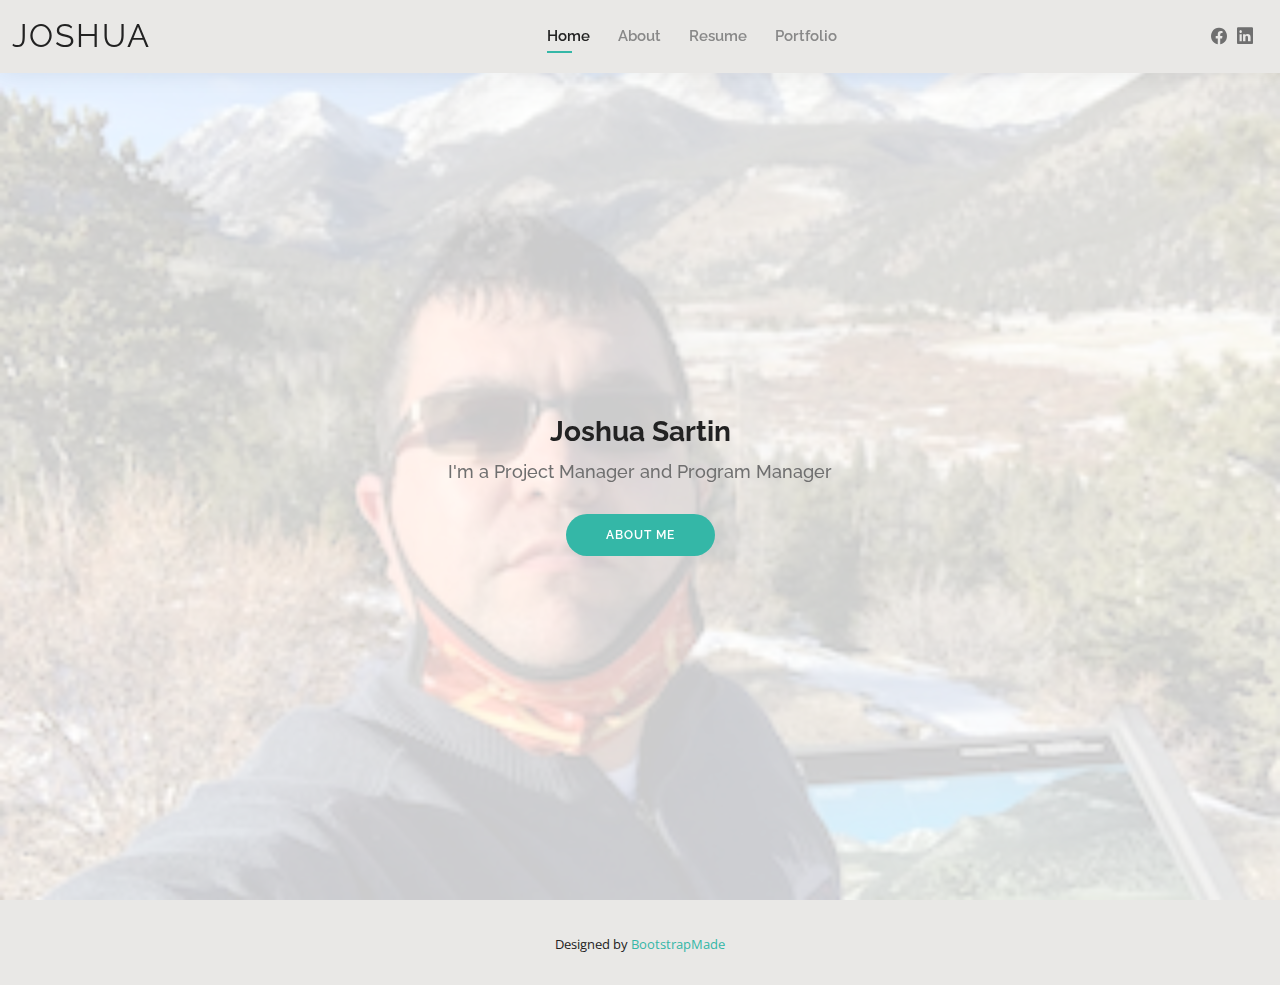
<file: index.html>
<!DOCTYPE html>
<html lang="en">

<head>
  <meta charset="utf-8">
  <meta content="width=device-width, initial-scale=1.0" name="viewport">

  <title>Joshua Sartin - Index</title>
  <meta content="" name="description">
  <meta content="" name="keywords">

  <!-- Favicons -->
  <link href="assets/img/favicon.png" rel="icon">
  <link href="assets/img/apple-touch-icon.png" rel="apple-touch-icon">

  <!-- Google Fonts -->
  <link href="https://fonts.googleapis.com/css?family=Open+Sans:300,300i,400,400i,600,600i,700,700i|Raleway:300,300i,400,400i,500,500i,600,600i,700,700i|Poppins:300,300i,400,400i,500,500i,600,600i,700,700i" rel="stylesheet">

  <!-- Vendor CSS Files -->
  <link href="assets/vendor/aos/aos.css" rel="stylesheet">
  <link href="assets/vendor/bootstrap/css/bootstrap.min.css" rel="stylesheet">
  <link href="assets/vendor/bootstrap-icons/bootstrap-icons.css" rel="stylesheet">
  <link href="assets/vendor/boxicons/css/boxicons.min.css" rel="stylesheet">
  <link href="assets/vendor/glightbox/css/glightbox.min.css" rel="stylesheet">
  <link href="assets/vendor/swiper/swiper-bundle.min.css" rel="stylesheet">

  <!-- Template Main CSS File -->
  <link href="assets/css/style.css" rel="stylesheet">

  <!-- =======================================================
  * Template Name: Kelly - v4.1.0
  * Template URL: https://bootstrapmade.com/kelly-free-bootstrap-cv-resume-html-template/
  * Author: BootstrapMade.com
  * License: https://bootstrapmade.com/license/
  ======================================================== -->
</head>

<body>

  <!-- ======= Header ======= -->
  <header id="header" class="fixed-top">
    <div class="container-fluid d-flex justify-content-between align-items-center">

      <h1 class="logo me-auto me-lg-0"><a href="index.html">JOSHUA</a></h1>
      <!-- Uncomment below if you prefer to use an image logo -->
      <!-- <a href="index.html" class="logo"><img src="assets/img/logo.png" alt="" class="img-fluid"></a>-->

      <nav id="navbar" class="navbar order-last order-lg-0">
        <ul>
          <li><a class="active" href="index.html">Home</a></li>
          <li><a href="about.html">About</a></li>
          <li><a href="resume.html">Resume</a></li>
          <!-- <li><a href="services.html">Services</a></li> -->
          <li><a href="portfolio.html">Portfolio</a></li>
          <!-- <li><a href="contact.html">Contact</a></li> -->
        </ul>
        <i class="bi bi-list mobile-nav-toggle"></i>
      </nav><!-- .navbar -->

      <div class="header-social-links">
        <!-- <a href="#" class="twitter"><i class="bi bi-twitter"></i></a> -->
        <a href="https://www.facebook.com/joshua.sartin/" class="facebook"><i class="bi bi-facebook"></i></a>
        <!-- <a href="#" class="instagram"><i class="bi bi-instagram"></i></a> -->
        <a href="https://www.linkedin.com/in/joshuamsartin/" class="linkedin"><i class="bi bi-linkedin"></i></i></a>
      </div>

    </div>

  </header><!-- End Header -->

  <!-- ======= Hero Section ======= -->
  <section id="hero" class="d-flex align-items-center">
    <div class="container d-flex flex-column align-items-center" data-aos="zoom-in" data-aos-delay="100">
      <h1>Joshua Sartin</h1>
      <h2>I'm a Project Manager and Program Manager</h2>
      <a href="about.html" class="btn-about">About Me</a>
    </div>
  </section><!-- End Hero -->

  <!-- ======= Footer ======= -->
  <footer id="footer">
    <div class="container">
      <div class="copyright">
        <!-- &copy; Copyright <strong><span>Kelly</span></strong>. All Rights Reserved -->
      </div>
      <div class="credits">
        <!-- All the links in the footer should remain intact. -->
        <!-- You can delete the links only if you purchased the pro version. -->
        <!-- Licensing information: https://bootstrapmade.com/license/ -->
        <!-- Purchase the pro version with working PHP/AJAX contact form: https://bootstrapmade.com/kelly-free-bootstrap-cv-resume-html-template/ -->
        Designed by <a href="https://bootstrapmade.com/">BootstrapMade</a>
      </div>
    </div>
  </footer>
  <!-- End  Footer -->

  <div id="preloader"></div>
  <a href="#" class="back-to-top d-flex align-items-center justify-content-center"><i class="bi bi-arrow-up-short"></i></a>

  <!-- Vendor JS Files -->
  <script src="assets/vendor/aos/aos.js"></script>
  <script src="assets/vendor/bootstrap/js/bootstrap.bundle.min.js"></script>
  <script src="assets/vendor/glightbox/js/glightbox.min.js"></script>
  <script src="assets/vendor/isotope-layout/isotope.pkgd.min.js"></script>
  <script src="assets/vendor/php-email-form/validate.js"></script>
  <script src="assets/vendor/purecounter/purecounter.js"></script>
  <script src="assets/vendor/swiper/swiper-bundle.min.js"></script>
  <script src="assets/vendor/waypoints/noframework.waypoints.js"></script>

  <!-- Template Main JS File -->
  <script src="assets/js/main.js"></script>

</body>

</html>
</file>
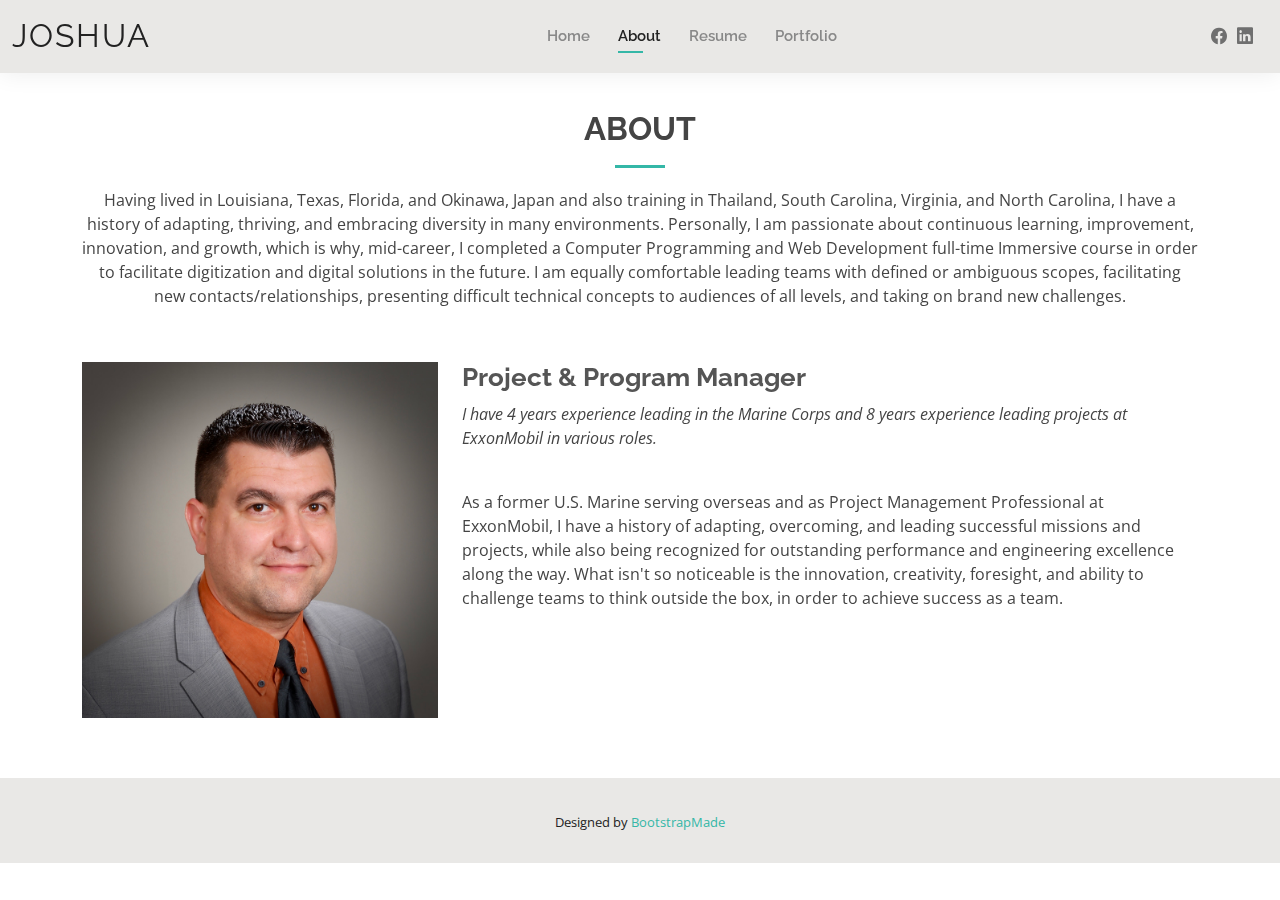
<file: about.html>
<!DOCTYPE html>
<html lang="en">

<head>
  <meta charset="utf-8">
  <meta content="width=device-width, initial-scale=1.0" name="viewport">

  <title>About - Joshua Sartin</title>
  <meta content="" name="description">
  <meta content="" name="keywords">

  <!-- Favicons -->
  <link href="assets/img/favicon.png" rel="icon">
  <link href="assets/img/apple-touch-icon.png" rel="apple-touch-icon">

  <!-- Google Fonts -->
  <link href="https://fonts.googleapis.com/css?family=Open+Sans:300,300i,400,400i,600,600i,700,700i|Raleway:300,300i,400,400i,500,500i,600,600i,700,700i|Poppins:300,300i,400,400i,500,500i,600,600i,700,700i" rel="stylesheet">

  <!-- Vendor CSS Files -->
  <link href="assets/vendor/aos/aos.css" rel="stylesheet">
  <link href="assets/vendor/bootstrap/css/bootstrap.min.css" rel="stylesheet">
  <link href="assets/vendor/bootstrap-icons/bootstrap-icons.css" rel="stylesheet">
  <link href="assets/vendor/boxicons/css/boxicons.min.css" rel="stylesheet">
  <link href="assets/vendor/glightbox/css/glightbox.min.css" rel="stylesheet">
  <link href="assets/vendor/swiper/swiper-bundle.min.css" rel="stylesheet">

  <!-- Template Main CSS File -->
  <link href="assets/css/style.css" rel="stylesheet">

  <!-- =======================================================
  * Template Name: Kelly - v4.1.0
  * Template URL: https://bootstrapmade.com/kelly-free-bootstrap-cv-resume-html-template/
  * Author: BootstrapMade.com
  * License: https://bootstrapmade.com/license/
  ======================================================== -->
</head>

<body>

  <!-- ======= Header ======= -->
  <header id="header" class="fixed-top">
    <div class="container-fluid d-flex justify-content-between align-items-center">

      <h1 class="logo me-auto me-lg-0"><a href="index.html">JOSHUA</a></h1>
      <!-- Uncomment below if you prefer to use an image logo -->
      <!-- <a href="index.html" class="logo"><img src="assets/img/logo.png" alt="" class="img-fluid"></a>-->

      <nav id="navbar" class="navbar order-last order-lg-0">
        <ul>
          <li><a href="index.html">Home</a></li>
          <li><a class="active" href="about.html">About</a></li>
          <li><a href="resume.html">Resume</a></li>
          <!-- <li><a href="services.html">Services</a></li> -->
          <li><a href="portfolio.html">Portfolio</a></li>
          <!-- <li><a href="contact.html">Contact</a></li> -->
        </ul>
        <i class="bi bi-list mobile-nav-toggle"></i>
      </nav><!-- .navbar -->

      <div class="header-social-links">
        <!-- <a href="#" class="twitter"><i class="bi bi-twitter"></i></a> -->
        <a href="https://www.facebook.com/joshua.sartin/" class="facebook"><i class="bi bi-facebook"></i></a>
        <!-- <a href="#" class="instagram"><i class="bi bi-instagram"></i></a> -->
        <a href="https://www.linkedin.com/in/joshuamsartin/" class="linkedin"><i class="bi bi-linkedin"></i></i></a>
      </div>

    </div>

  </header><!-- End Header -->

  <main id="main">

    <!-- ======= About Section ======= -->
    <section id="about" class="about">
      <div class="container" data-aos="fade-up">

        <div class="section-title">
          <h2>About</h2>
          Having lived in Louisiana, Texas, Florida, and Okinawa, Japan and also training in Thailand, South Carolina, Virginia, and North Carolina, I have a history of adapting, thriving, and embracing diversity in many environments. Personally, I am passionate about continuous learning, improvement, innovation, and growth, which is why, mid-career, I completed a Computer Programming and Web Development full-time Immersive course in order to facilitate digitization and digital solutions in the future. I am equally comfortable leading teams with defined or ambiguous scopes, facilitating new contacts/relationships, presenting difficult technical concepts to audiences of all levels, and taking on brand new challenges. </p>
            <br>
          </div>

        <div class="row">
          <div class="col-lg-4">
            <img src="assets/img/about.jpg" class="img-fluid" alt="">
          </div>
          <div class="col-lg-8 pt-4 pt-lg-0 content">
            <h3>Project &amp; Program Manager</h3>
            <p class="fst-italic">
              I have 4 years experience leading in the Marine Corps and 8 years experience leading projects at ExxonMobil in various roles.
            </p><br>
            <!-- <div class="row"> -->
              <!-- <div class="col-lg-6"> -->
                <!-- <ul> -->
                  <!-- <li><i class="bi bi-rounded-right"></i> <strong>Born:</strong> 1984</li> -->
                  <!-- <li><i class="bi bi-rounded-right"></i> <strong>Website:</strong> www.example.com</li> -->
                  <!-- <li><i class="bi bi-rounded-right"></i> <strong>Phone:</strong> +123 456 7890</li> -->
                  <!-- <li><i class="bi bi-rounded-right"></i> <strong>City:</strong> The Woodlands, Texas</li> -->
                <!-- </ul> -->
              <!-- </div> -->
              <!-- <div class="col-lg-6"> -->
                <!-- <ul> -->
                  <!-- <li><i class="bi bi-rounded-right"></i> <strong>Age:</strong> 30</li> -->
                  <!-- <li><i class="bi bi-rounded-right"></i> <strong>Degree:</strong> B.S. Civil Eng, Cum Laude</li> -->
                  <!-- <li><i class="bi bi-rounded-right"></i> <strong>Email:</strong> joshuasartin@hotmail.com</li> -->
                  <!-- <li><i class="bi bi-rounded-right"></i> <strong>Freelance:</strong> Available</li> -->
                <!-- </ul> -->
              <!-- </div> -->
            <!-- </div> -->
            <p>As a former U.S. Marine serving overseas and as Project Management Professional at ExxonMobil, I have a history of adapting, overcoming, and leading successful missions and projects, while also being recognized for outstanding performance and engineering excellence along the way. What isn't so noticeable is the innovation, creativity, foresight, and ability to challenge teams to think outside the box, in order to achieve success as a team. 
              
          </div>
        </div>

      </div>
    </section><!-- End About Section -->

    <!-- ======= Skills Section ======= -->
    <!-- <section id="skills" class="skills">
      <div class="container" data-aos="fade-up">

        <div class="section-title">
          <h2>Skills</h2>
          <p>Magnam dolores commodi suscipit. Necessitatibus eius consequatur ex aliquid fuga eum quidem. Sit sint consectetur velit. Quisquam quos quisquam cupiditate. Et nemo qui impedit suscipit alias ea. Quia fugiat sit in iste officiis commodi quidem hic quas.</p>
        </div>

        <div class="row skills-content">

          <div class="col-lg-6">

            <div class="progress">
              <span class="skill">HTML <i class="val">100%</i></span>
              <div class="progress-bar-wrap">
                <div class="progress-bar" role="progressbar" aria-valuenow="100" aria-valuemin="0" aria-valuemax="100"></div>
              </div>
            </div>

            <div class="progress">
              <span class="skill">CSS <i class="val">90%</i></span>
              <div class="progress-bar-wrap">
                <div class="progress-bar" role="progressbar" aria-valuenow="90" aria-valuemin="0" aria-valuemax="100"></div>
              </div>
            </div>

            <div class="progress">
              <span class="skill">JavaScript <i class="val">75%</i></span>
              <div class="progress-bar-wrap">
                <div class="progress-bar" role="progressbar" aria-valuenow="75" aria-valuemin="0" aria-valuemax="100"></div>
              </div>
            </div>

          </div>

          <div class="col-lg-6">

            <div class="progress">
              <span class="skill">PHP <i class="val">80%</i></span>
              <div class="progress-bar-wrap">
                <div class="progress-bar" role="progressbar" aria-valuenow="80" aria-valuemin="0" aria-valuemax="100"></div>
              </div>
            </div>

            <div class="progress">
              <span class="skill">WordPress/CMS <i class="val">90%</i></span>
              <div class="progress-bar-wrap">
                <div class="progress-bar" role="progressbar" aria-valuenow="90" aria-valuemin="0" aria-valuemax="100"></div>
              </div>
            </div>

            <div class="progress">
              <span class="skill">Photoshop <i class="val">55%</i></span>
              <div class="progress-bar-wrap">
                <div class="progress-bar" role="progressbar" aria-valuenow="55" aria-valuemin="0" aria-valuemax="100"></div>
              </div>
            </div>

          </div>

        </div>

      </div>
    </section> -->
    <!-- End Skills Section -->

    <!-- ======= Facts Section ======= -->
    <!-- <section id="facts" class="facts">
      <div class="container" data-aos="fade-up">

        <div class="section-title">
          <h2>Facts</h2>
          <p>Magnam dolores commodi suscipit. Necessitatibus eius consequatur ex aliquid fuga eum quidem. Sit sint consectetur velit. Quisquam quos quisquam cupiditate. Et nemo qui impedit suscipit alias ea. Quia fugiat sit in iste officiis commodi quidem hic quas.</p>
        </div>

        <div class="row counters">

          <div class="col-lg-3 col-6 text-center">
            <span data-purecounter-start="0" data-purecounter-end="232" data-purecounter-duration="1" class="purecounter"></span>
            <p>Clients</p>
          </div>

          <div class="col-lg-3 col-6 text-center">
            <span data-purecounter-start="0" data-purecounter-end="521" data-purecounter-duration="1" class="purecounter"></span>
            <p>Projects</p>
          </div>

          <div class="col-lg-3 col-6 text-center">
            <span data-purecounter-start="0" data-purecounter-end="1463" data-purecounter-duration="1" class="purecounter"></span>
            <p>Hours Of Support</p>
          </div>

          <div class="col-lg-3 col-6 text-center">
            <span data-purecounter-start="0" data-purecounter-end="15" data-purecounter-duration="1" class="purecounter"></span>
            <p>Hard Workers</p>
          </div>

        </div>

      </div>
    </section> -->
    <!-- End Facts Section -->

    <!-- ======= Testimonials Section ======= -->
    <!-- <section id="testimonials" class="testimonials">
      <div class="container" data-aos="fade-up">

        <div class="section-title">
          <h2>Testimonials</h2>
          <p>Magnam dolores commodi suscipit. Necessitatibus eius consequatur ex aliquid fuga eum quidem. Sit sint consectetur velit. Quisquam quos quisquam cupiditate. Et nemo qui impedit suscipit alias ea. Quia fugiat sit in iste officiis commodi quidem hic quas.</p>
        </div>

        <div class="testimonials-slider swiper-container" data-aos="fade-up" data-aos-delay="100">
          <div class="swiper-wrapper">

            <div class="swiper-slide">
              <div class="testimonial-item">
                <img src="assets/img/testimonials/testimonials-1.jpg" class="testimonial-img" alt="">
                <h3>Saul Goodman</h3>
                <h4>Ceo &amp; Founder</h4>
                <p>
                  <i class="bx bxs-quote-alt-left quote-icon-left"></i>
                  Proin iaculis purus consequat sem cure digni ssim donec porttitora entum suscipit rhoncus. Accusantium quam, ultricies eget id, aliquam eget nibh et. Maecen aliquam, risus at semper.
                  <i class="bx bxs-quote-alt-right quote-icon-right"></i>
                </p>
              </div>
            </div> -->
            <!-- End testimonial item -->

            <!-- <div class="swiper-slide">
              <div class="testimonial-item">
                <img src="assets/img/testimonials/testimonials-2.jpg" class="testimonial-img" alt="">
                <h3>Sara Wilsson</h3>
                <h4>Designer</h4>
                <p>
                  <i class="bx bxs-quote-alt-left quote-icon-left"></i>
                  Export tempor illum tamen malis malis eram quae irure esse labore quem cillum quid cillum eram malis quorum velit fore eram velit sunt aliqua noster fugiat irure amet legam anim culpa.
                  <i class="bx bxs-quote-alt-right quote-icon-right"></i>
                </p>
              </div>
            </div> -->
            <!-- End testimonial item -->

            <!-- <div class="swiper-slide">
              <div class="testimonial-item">
                <img src="assets/img/testimonials/testimonials-3.jpg" class="testimonial-img" alt="">
                <h3>Jena Karlis</h3>
                <h4>Store Owner</h4>
                <p>
                  <i class="bx bxs-quote-alt-left quote-icon-left"></i>
                  Enim nisi quem export duis labore cillum quae magna enim sint quorum nulla quem veniam duis minim tempor labore quem eram duis noster aute amet eram fore quis sint minim.
                  <i class="bx bxs-quote-alt-right quote-icon-right"></i>
                </p>
              </div>
            </div> -->
            <!-- End testimonial item -->

            <!-- <div class="swiper-slide">
              <div class="testimonial-item">
                <img src="assets/img/testimonials/testimonials-4.jpg" class="testimonial-img" alt="">
                <h3>Matt Brandon</h3>
                <h4>Freelancer</h4>
                <p>
                  <i class="bx bxs-quote-alt-left quote-icon-left"></i>
                  Fugiat enim eram quae cillum dolore dolor amet nulla culpa multos export minim fugiat minim velit minim dolor enim duis veniam ipsum anim magna sunt elit fore quem dolore labore illum veniam.
                  <i class="bx bxs-quote-alt-right quote-icon-right"></i>
                </p>
              </div>
            </div> -->
            <!-- End testimonial item -->

            <!-- <div class="swiper-slide">
              <div class="testimonial-item">
                <img src="assets/img/testimonials/testimonials-5.jpg" class="testimonial-img" alt="">
                <h3>John Larson</h3>
                <h4>Entrepreneur</h4>
                <p>
                  <i class="bx bxs-quote-alt-left quote-icon-left"></i>
                  Quis quorum aliqua sint quem legam fore sunt eram irure aliqua veniam tempor noster veniam enim culpa labore duis sunt culpa nulla illum cillum fugiat legam esse veniam culpa fore nisi cillum quid.
                  <i class="bx bxs-quote-alt-right quote-icon-right"></i>
                </p>
              </div>
            </div> -->
            <!-- End testimonial item -->

          <!-- </div>
          <div class="swiper-pagination"></div>
        </div>

      </div>
    </section> -->
    <!-- End Testimonials Section -->

  </main>
  <!-- End #main -->

  <!-- ======= Footer ======= -->
  <footer id="footer">
    <div class="container">
      <div class="copyright">
        <!-- &copy; Copyright <strong><span>Kelly</span></strong>. All Rights Reserved -->
      </div>
      <div class="credits">
        <!-- All the links in the footer should remain intact. -->
        <!-- You can delete the links only if you purchased the pro version. -->
        <!-- Licensing information: https://bootstrapmade.com/license/ -->
        <!-- Purchase the pro version with working PHP/AJAX contact form: https://bootstrapmade.com/kelly-free-bootstrap-cv-resume-html-template/ -->
        Designed by <a href="https://bootstrapmade.com/">BootstrapMade</a>
      </div>
    </div>
  </footer><!-- End  Footer -->

  <div id="preloader"></div>
  <a href="#" class="back-to-top d-flex align-items-center justify-content-center"><i class="bi bi-arrow-up-short"></i></a>

  <!-- Vendor JS Files -->
  <script src="assets/vendor/aos/aos.js"></script>
  <script src="assets/vendor/bootstrap/js/bootstrap.bundle.min.js"></script>
  <script src="assets/vendor/glightbox/js/glightbox.min.js"></script>
  <script src="assets/vendor/isotope-layout/isotope.pkgd.min.js"></script>
  <script src="assets/vendor/php-email-form/validate.js"></script>
  <script src="assets/vendor/purecounter/purecounter.js"></script>
  <script src="assets/vendor/swiper/swiper-bundle.min.js"></script>
  <script src="assets/vendor/waypoints/noframework.waypoints.js"></script>

  <!-- Template Main JS File -->
  <script src="assets/js/main.js"></script>

</body>

</html>
</file>
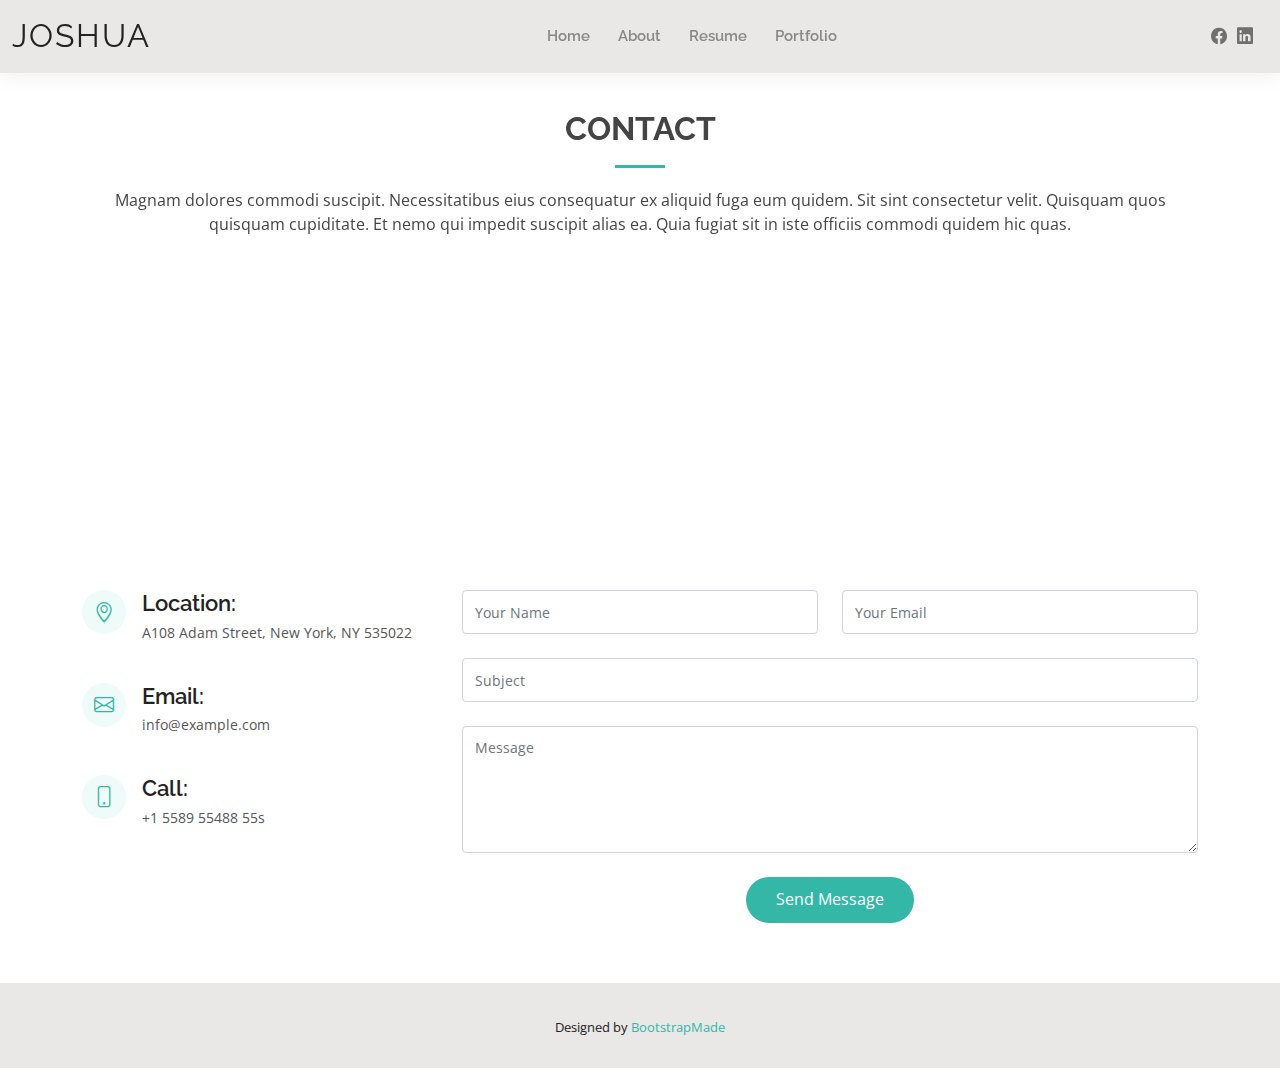
<file: contact.html>
<!DOCTYPE html>
<html lang="en">

<head>
  <meta charset="utf-8">
  <meta content="width=device-width, initial-scale=1.0" name="viewport">

  <title>Contact - Kelly Bootstrap Template</title>
  <meta content="" name="description">
  <meta content="" name="keywords">

  <!-- Favicons -->
  <link href="assets/img/favicon.png" rel="icon">
  <link href="assets/img/apple-touch-icon.png" rel="apple-touch-icon">

  <!-- Google Fonts -->
  <link href="https://fonts.googleapis.com/css?family=Open+Sans:300,300i,400,400i,600,600i,700,700i|Raleway:300,300i,400,400i,500,500i,600,600i,700,700i|Poppins:300,300i,400,400i,500,500i,600,600i,700,700i" rel="stylesheet">

  <!-- Vendor CSS Files -->
  <link href="assets/vendor/aos/aos.css" rel="stylesheet">
  <link href="assets/vendor/bootstrap/css/bootstrap.min.css" rel="stylesheet">
  <link href="assets/vendor/bootstrap-icons/bootstrap-icons.css" rel="stylesheet">
  <link href="assets/vendor/boxicons/css/boxicons.min.css" rel="stylesheet">
  <link href="assets/vendor/glightbox/css/glightbox.min.css" rel="stylesheet">
  <link href="assets/vendor/swiper/swiper-bundle.min.css" rel="stylesheet">

  <!-- Template Main CSS File -->
  <link href="assets/css/style.css" rel="stylesheet">

  <!-- =======================================================
  * Template Name: Kelly - v4.1.0
  * Template URL: https://bootstrapmade.com/kelly-free-bootstrap-cv-resume-html-template/
  * Author: BootstrapMade.com
  * License: https://bootstrapmade.com/license/
  ======================================================== -->
</head>

<body>

  <!-- ======= Header ======= -->
  <header id="header" class="fixed-top">
    <div class="container-fluid d-flex justify-content-between align-items-center">

      <h1 class="logo me-auto me-lg-0"><a href="index.html">JOSHUA</a></h1>
      <!-- Uncomment below if you prefer to use an image logo -->
      <!-- <a href="index.html" class="logo"><img src="assets/img/logo.png" alt="" class="img-fluid"></a>-->

      <nav id="navbar" class="navbar order-last order-lg-0">
        <ul>
          <li><a href="index.html">Home</a></li>
          <li><a href="about.html">About</a></li>
          <li><a href="resume.html">Resume</a></li>
          <!-- <li><a href="services.html">Services</a></li> -->
          <li><a href="portfolio.html">Portfolio</a></li>
          <!-- <li><a class="active" href="contact.html">Contact</a></li> -->
        </ul>
        <i class="bi bi-list mobile-nav-toggle"></i>
      </nav><!-- .navbar -->

      <div class="header-social-links">
        <!-- <a href="#" class="twitter"><i class="bi bi-twitter"></i></a> -->
        <a href="https://www.facebook.com/joshua.sartin/" class="facebook"><i class="bi bi-facebook"></i></a>
        <!-- <a href="#" class="instagram"><i class="bi bi-instagram"></i></a> -->
        <a href="https://www.linkedin.com/in/joshuamsartin/" class="linkedin"><i class="bi bi-linkedin"></i></i></a>
      </div>

    </div>

  </header><!-- End Header -->

  <main id="main">

    <!-- ======= Contact Section ======= -->
    <section id="contact" class="contact">
      <div class="container" data-aos="fade-up">

        <div class="section-title">
          <h2>Contact</h2>
          <p>Magnam dolores commodi suscipit. Necessitatibus eius consequatur ex aliquid fuga eum quidem. Sit sint consectetur velit. Quisquam quos quisquam cupiditate. Et nemo qui impedit suscipit alias ea. Quia fugiat sit in iste officiis commodi quidem hic quas.</p>
        </div>

        <div>
          <iframe style="border:0; width: 100%; height: 270px;" src="https://www.google.com/maps/embed?pb=!1m14!1m8!1m3!1d12097.433213460943!2d-74.0062269!3d40.7101282!3m2!1i1024!2i768!4f13.1!3m3!1m2!1s0x0%3A0xb89d1fe6bc499443!2sDowntown+Conference+Center!5e0!3m2!1smk!2sbg!4v1539943755621" frameborder="0" allowfullscreen></iframe>
        </div>

        <div class="row mt-5">

          <div class="col-lg-4">
            <div class="info">
              <div class="address">
                <i class="bi bi-geo-alt"></i>
                <h4>Location:</h4>
                <p>A108 Adam Street, New York, NY 535022</p>
              </div>

              <div class="email">
                <i class="bi bi-envelope"></i>
                <h4>Email:</h4>
                <p>info@example.com</p>
              </div>

              <div class="phone">
                <i class="bi bi-phone"></i>
                <h4>Call:</h4>
                <p>+1 5589 55488 55s</p>
              </div>

            </div>

          </div>

          <div class="col-lg-8 mt-5 mt-lg-0">

            <form action="forms/contact.php" method="post" role="form" class="php-email-form">
              <div class="row">
                <div class="col-md-6 form-group">
                  <input type="text" name="name" class="form-control" id="name" placeholder="Your Name" required>
                </div>
                <div class="col-md-6 form-group mt-3 mt-md-0">
                  <input type="email" class="form-control" name="email" id="email" placeholder="Your Email" required>
                </div>
              </div>
              <div class="form-group mt-3">
                <input type="text" class="form-control" name="subject" id="subject" placeholder="Subject" required>
              </div>
              <div class="form-group mt-3">
                <textarea class="form-control" name="message" rows="5" placeholder="Message" required></textarea>
              </div>
              <div class="my-3">
                <div class="loading">Loading</div>
                <div class="error-message"></div>
                <div class="sent-message">Your message has been sent. Thank you!</div>
              </div>
              <div class="text-center"><button type="submit">Send Message</button></div>
            </form>

          </div>

        </div>

      </div>
    </section><!-- End Contact Section -->

  </main><!-- End #main -->

  <!-- ======= Footer ======= -->
  <footer id="footer">
    <div class="container">
      <div class="copyright">
        <!-- &copy; Copyright <strong><span>Kelly</span></strong>. All Rights Reserved -->
      </div>
      <div class="credits">
        <!-- All the links in the footer should remain intact. -->
        <!-- You can delete the links only if you purchased the pro version. -->
        <!-- Licensing information: https://bootstrapmade.com/license/ -->
        <!-- Purchase the pro version with working PHP/AJAX contact form: https://bootstrapmade.com/kelly-free-bootstrap-cv-resume-html-template/ -->
        Designed by <a href="https://bootstrapmade.com/">BootstrapMade</a>
      </div>
    </div>
  </footer><!-- End  Footer -->

  <div id="preloader"></div>
  <a href="#" class="back-to-top d-flex align-items-center justify-content-center"><i class="bi bi-arrow-up-short"></i></a>

  <!-- Vendor JS Files -->
  <script src="assets/vendor/aos/aos.js"></script>
  <script src="assets/vendor/bootstrap/js/bootstrap.bundle.min.js"></script>
  <script src="assets/vendor/glightbox/js/glightbox.min.js"></script>
  <script src="assets/vendor/isotope-layout/isotope.pkgd.min.js"></script>
  <script src="assets/vendor/php-email-form/validate.js"></script>
  <script src="assets/vendor/purecounter/purecounter.js"></script>
  <script src="assets/vendor/swiper/swiper-bundle.min.js"></script>
  <script src="assets/vendor/waypoints/noframework.waypoints.js"></script>

  <!-- Template Main JS File -->
  <script src="assets/js/main.js"></script>

</body>

</html>
</file>
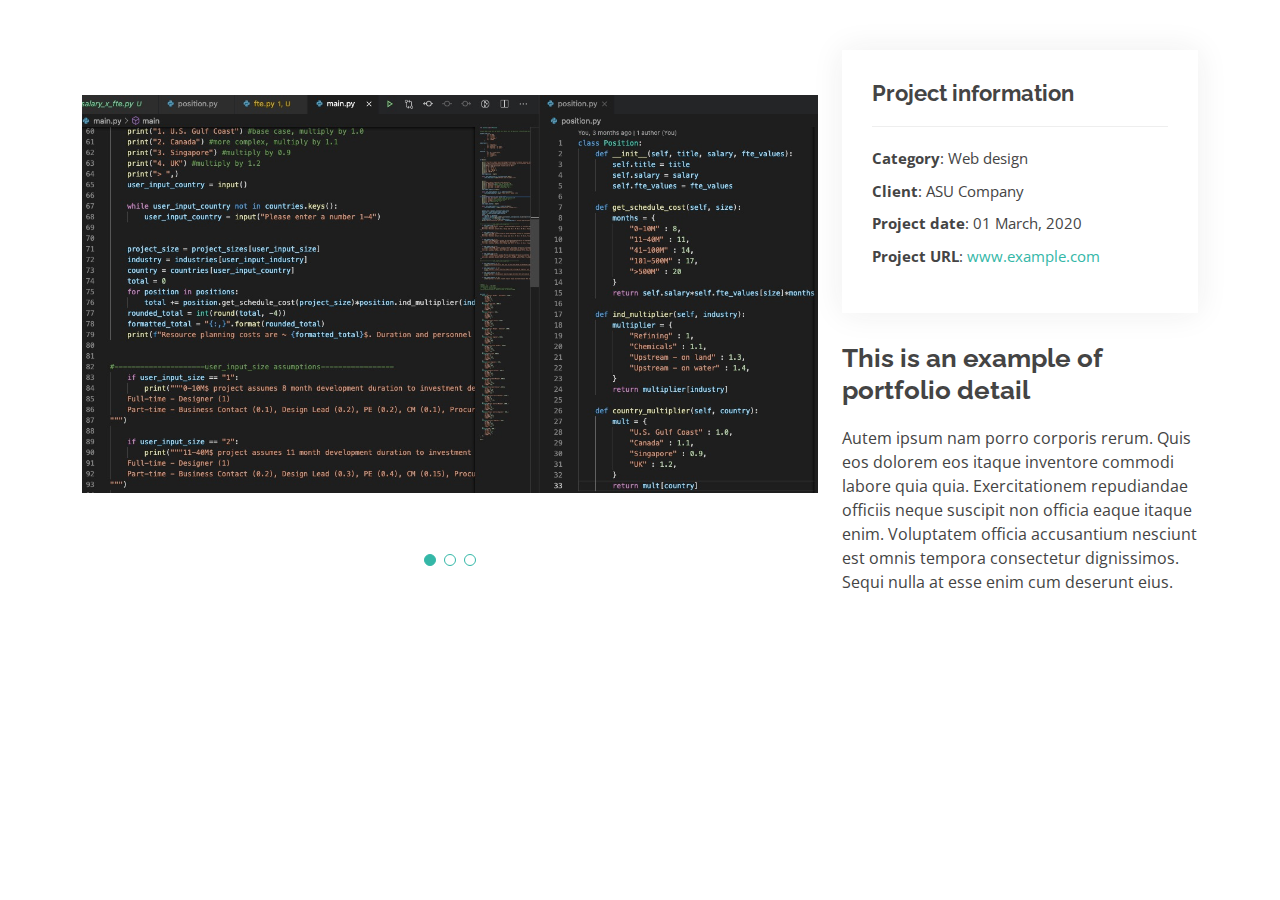
<file: portfolio-details.html>
<!DOCTYPE html>
<html lang="en">

<head>
  <meta charset="utf-8">
  <meta content="width=device-width, initial-scale=1.0" name="viewport">

  <title>Portfolio Details - Joshua Sartin</title>
  <meta content="" name="description">
  <meta content="" name="keywords">

  <!-- Favicons -->
  <link href="assets/img/favicon.png" rel="icon">
  <link href="assets/img/apple-touch-icon.png" rel="apple-touch-icon">

  <!-- Google Fonts -->
  <link href="https://fonts.googleapis.com/css?family=Open+Sans:300,300i,400,400i,600,600i,700,700i|Raleway:300,300i,400,400i,500,500i,600,600i,700,700i|Poppins:300,300i,400,400i,500,500i,600,600i,700,700i" rel="stylesheet">

  <!-- Vendor CSS Files -->
  <link href="assets/vendor/aos/aos.css" rel="stylesheet">
  <link href="assets/vendor/bootstrap/css/bootstrap.min.css" rel="stylesheet">
  <link href="assets/vendor/bootstrap-icons/bootstrap-icons.css" rel="stylesheet">
  <link href="assets/vendor/boxicons/css/boxicons.min.css" rel="stylesheet">
  <link href="assets/vendor/glightbox/css/glightbox.min.css" rel="stylesheet">
  <link href="assets/vendor/swiper/swiper-bundle.min.css" rel="stylesheet">

  <!-- Template Main CSS File -->
  <link href="assets/css/style.css" rel="stylesheet">

  <!-- =======================================================
  * Template Name: Kelly - v4.1.0
  * Template URL: https://bootstrapmade.com/kelly-free-bootstrap-cv-resume-html-template/
  * Author: BootstrapMade.com
  * License: https://bootstrapmade.com/license/
  ======================================================== -->
</head>

<body>

  <main id="main">

    <!-- ======= Portfolio Details Section ======= -->
    <section id="portfolio-details" class="portfolio-details">
      <div class="container">

        <div class="row gy-4">

          <div class="col-lg-8">
            <div class="portfolio-details-slider swiper-container">
              <div class="swiper-wrapper align-items-center">

                <div class="swiper-slide">
                  <img src="assets/img/portfolio/portfolio-1.jpg" alt="">
                </div>

                <div class="swiper-slide">
                  <img src="assets/img/portfolio/portfolio-2.jpg" alt="">
                </div>

                <div class="swiper-slide">
                  <img src="assets/img/portfolio/portfolio-3.jpg" alt="">
                </div>

              </div>
              <div class="swiper-pagination"></div>
            </div>
          </div>

          <div class="col-lg-4">
            <div class="portfolio-info">
              <h3>Project information</h3>
              <ul>
                <li><strong>Category</strong>: Web design</li>
                <li><strong>Client</strong>: ASU Company</li>
                <li><strong>Project date</strong>: 01 March, 2020</li>
                <li><strong>Project URL</strong>: <a href="#">www.example.com</a></li>
              </ul>
            </div>
            <div class="portfolio-description">
              <h2>This is an example of portfolio detail</h2>
              <p>
                Autem ipsum nam porro corporis rerum. Quis eos dolorem eos itaque inventore commodi labore quia quia. Exercitationem repudiandae officiis neque suscipit non officia eaque itaque enim. Voluptatem officia accusantium nesciunt est omnis tempora consectetur dignissimos. Sequi nulla at esse enim cum deserunt eius.
              </p>
            </div>
          </div>

        </div>

      </div>
    </section><!-- End Portfolio Details Section -->

  </main><!-- End #main -->

  <div id="preloader"></div>
  <a href="#" class="back-to-top d-flex align-items-center justify-content-center"><i class="bi bi-arrow-up-short"></i></a>

  <!-- Vendor JS Files -->
  <script src="assets/vendor/aos/aos.js"></script>
  <script src="assets/vendor/bootstrap/js/bootstrap.bundle.min.js"></script>
  <script src="assets/vendor/glightbox/js/glightbox.min.js"></script>
  <script src="assets/vendor/isotope-layout/isotope.pkgd.min.js"></script>
  <script src="assets/vendor/php-email-form/validate.js"></script>
  <script src="assets/vendor/purecounter/purecounter.js"></script>
  <script src="assets/vendor/swiper/swiper-bundle.min.js"></script>
  <script src="assets/vendor/waypoints/noframework.waypoints.js"></script>

  <!-- Template Main JS File -->
  <script src="assets/js/main.js"></script>

</body>

</html>
</file>
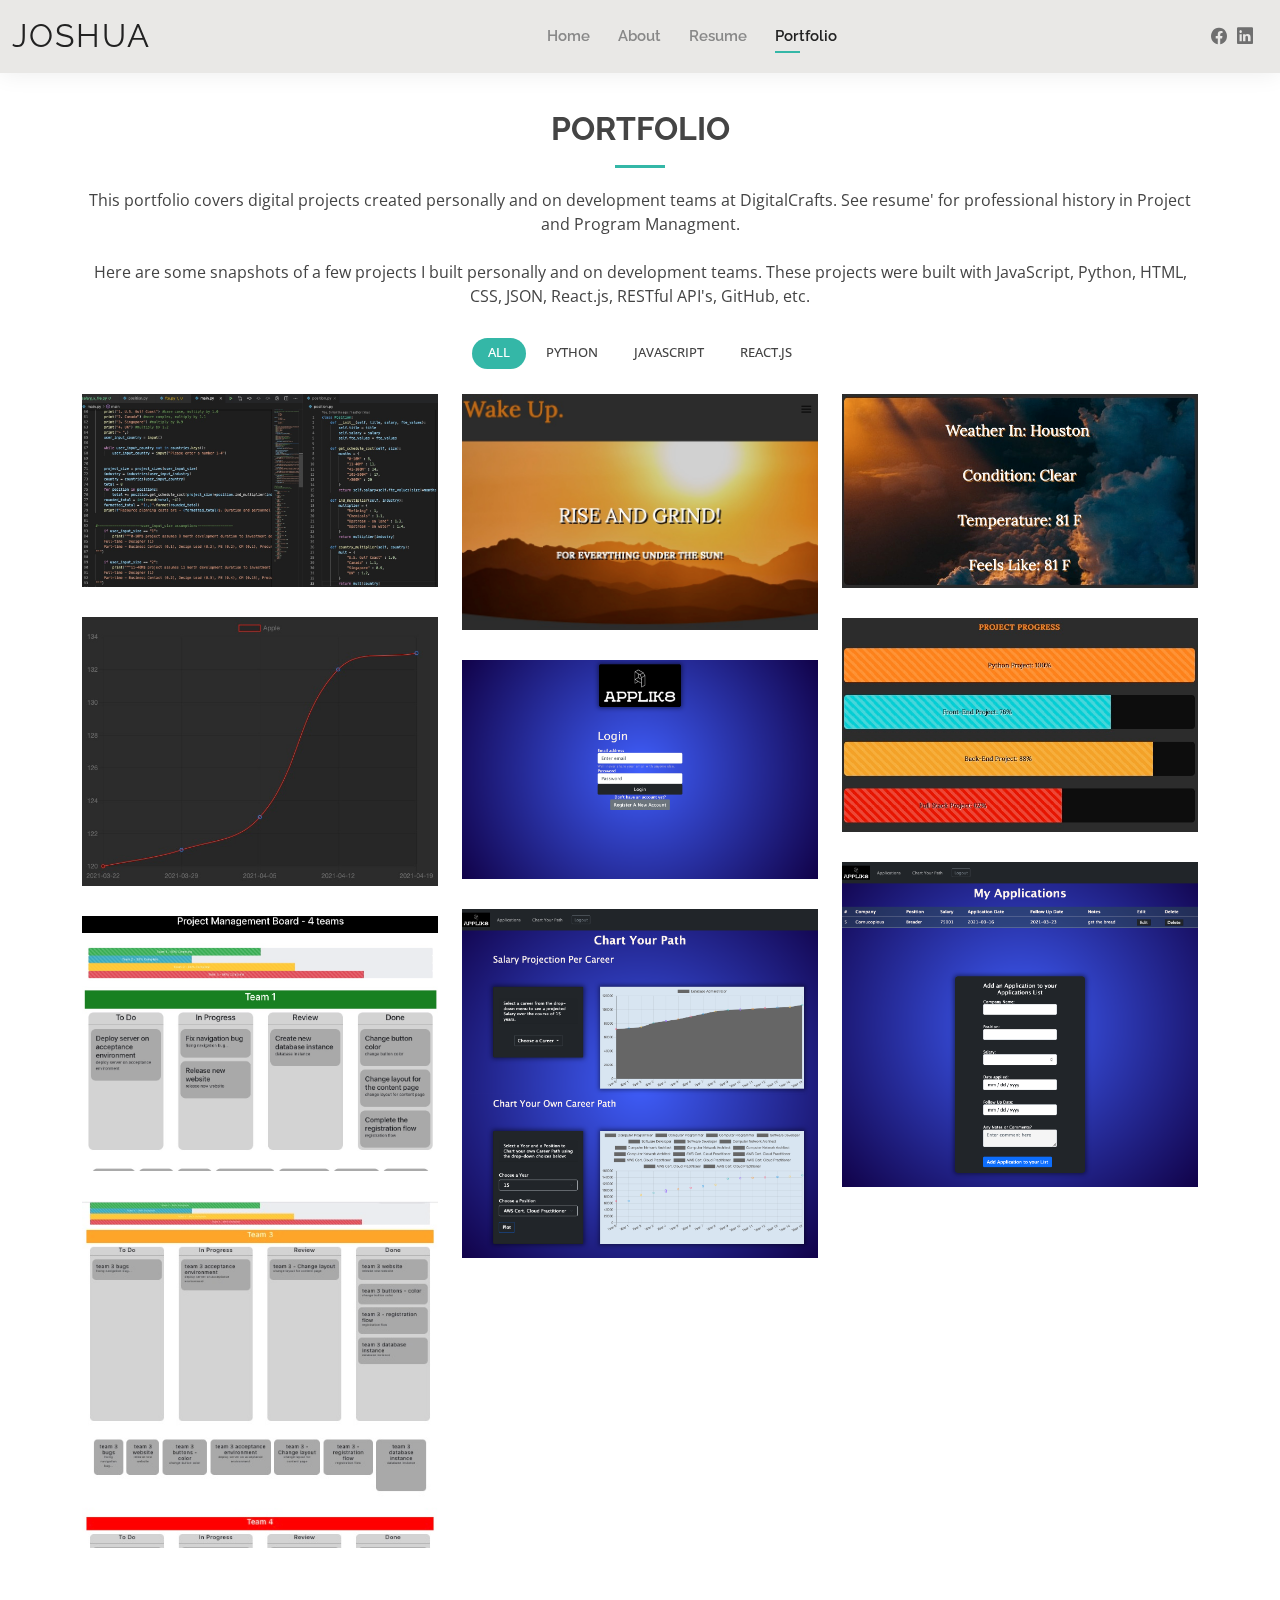
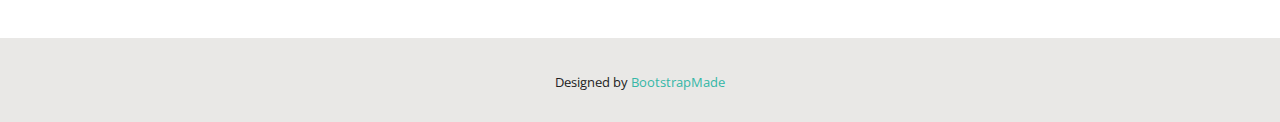
<file: portfolio.html>
<!DOCTYPE html>
<html lang="en">

<head>
  <meta charset="utf-8">
  <meta content="width=device-width, initial-scale=1.0" name="viewport">

  <title>Portfolio - Joshua Sartin</title>
  <meta content="" name="description">
  <meta content="" name="keywords">

  <!-- Favicons -->
  <link href="assets/img/favicon.png" rel="icon">
  <link href="assets/img/apple-touch-icon.png" rel="apple-touch-icon">

  <!-- Google Fonts -->
  <link href="https://fonts.googleapis.com/css?family=Open+Sans:300,300i,400,400i,600,600i,700,700i|Raleway:300,300i,400,400i,500,500i,600,600i,700,700i|Poppins:300,300i,400,400i,500,500i,600,600i,700,700i" rel="stylesheet">

  <!-- Vendor CSS Files -->
  <link href="assets/vendor/aos/aos.css" rel="stylesheet">
  <link href="assets/vendor/bootstrap/css/bootstrap.min.css" rel="stylesheet">
  <link href="assets/vendor/bootstrap-icons/bootstrap-icons.css" rel="stylesheet">
  <link href="assets/vendor/boxicons/css/boxicons.min.css" rel="stylesheet">
  <link href="assets/vendor/glightbox/css/glightbox.min.css" rel="stylesheet">
  <link href="assets/vendor/swiper/swiper-bundle.min.css" rel="stylesheet">

  <!-- Template Main CSS File -->
  <link href="assets/css/style.css" rel="stylesheet">

  <!-- =======================================================
  * Template Name: Kelly - v4.1.0
  * Template URL: https://bootstrapmade.com/kelly-free-bootstrap-cv-resume-html-template/
  * Author: BootstrapMade.com
  * License: https://bootstrapmade.com/license/
  ======================================================== -->
</head>

<body>

  <!-- ======= Header ======= -->
  <header id="header" class="fixed-top">
    <div class="container-fluid d-flex justify-content-between align-items-center">

      <h1 class="logo me-auto me-lg-0"><a href="index.html">JOSHUA</a></h1>
      <!-- Uncomment below if you prefer to use an image logo -->
      <!-- <a href="index.html" class="logo"><img src="assets/img/logo.png" alt="" class="img-fluid"></a>-->

      <nav id="navbar" class="navbar order-last order-lg-0">
        <ul>
          <li><a href="index.html">Home</a></li>
          <li><a href="about.html">About</a></li>
          <li><a href="resume.html">Resume</a></li>
          <!-- <li><a href="services.html">Services</a></li> -->
          <li><a class="active" href="portfolio.html">Portfolio</a></li>
          <!-- <li><a href="contact.html">Contact</a></li> -->
        </ul>
        <i class="bi bi-list mobile-nav-toggle"></i>
      </nav><!-- .navbar -->

      <div class="header-social-links">
        <!-- <a href="#" class="twitter"><i class="bi bi-twitter"></i></a> -->
        <a href="https://www.facebook.com/joshua.sartin/" class="facebook"><i class="bi bi-facebook"></i></a>
        <!-- <a href="#" class="instagram"><i class="bi bi-instagram"></i></a> -->
        <a href="https://www.linkedin.com/in/joshuamsartin/" class="linkedin"><i class="bi bi-linkedin"></i></i></a>
      </div>

    </div>

  </header><!-- End Header -->

  <main id="main">

    <!-- ======= Portfolio Section ======= -->
    <section id="portfolio" class="portfolio">
      <div class="container" data-aos="fade-up">

        <div class="section-title">
          <h2>Portfolio</h2>
          <p>
            This portfolio covers digital projects created personally and on development teams at DigitalCrafts. See resume' for professional history in Project and Program Managment. 
            <br>
            <br>
            Here are some snapshots of a few projects I built personally and on development teams. These projects were built with JavaScript, Python, HTML, CSS, JSON, React.js, RESTful API's, GitHub, etc. 
          </p>
        </div>

        <div class="row" data-aos="fade-up" data-aos-delay="100">
          <div class="col-lg-12 d-flex justify-content-center">
            <ul id="portfolio-flters">
              <li data-filter="*" class="filter-active">All</li>
              <li data-filter=".filter-Python">Python</li>
              <li data-filter=".filter-JavaScript">JavaScript</li>
              <li data-filter=".filter-React">React.js</li>
            </ul>
          </div>
        </div>

        <div class="row portfolio-container" data-aos="fade-up" data-aos-delay="200">

          <div class="col-lg-4 col-md-6 portfolio-item filter-Python">
            <div class="portfolio-wrap">
              <img src="assets/img/portfolio/portfolio-1.jpg" class="img-fluid" alt="">
              <div class="portfolio-info">
                <h4>Resource Planning</h4>
                <p>Python project created to estimate resources needed to develop a project in an early stage</p>
                <div class="portfolio-links">
                  <a href="assets/img/portfolio/portfolio-1.jpg" data-gallery="portfolioGallery" class="portfolio-lightbox" title="Python - Resource Estimate example"><i class="bx bx-plus"></i></a>
                  <!-- <a href="portfolio-details.html" class="portfolio-details-lightbox" data-glightbox="type: external" title="Portfolio Details"><i class="bx bx-link"></i></a> -->
                </div>
              </div>
            </div>
          </div>

          <div class="col-lg-4 col-md-6 portfolio-item filter-JavaScript">
            <div class="portfolio-wrap">
              <img src="assets/img/portfolio/portfolio-2.jpg" class="img-fluid" alt="">
              <div class="portfolio-info">
                <h4>Wake-Up-App Header</h4>
                <p>Morning app created to provide motivational quotes, etc.</p>
                <div class="portfolio-links">
                  <a href="assets/img/portfolio/portfolio-2.jpg" data-gallery="portfolioGallery" class="portfolio-lightbox" title="Wake-Up-App header"><i class="bx bx-plus"></i></a>
                  <!-- <a href="portfolio-details.html" class="portfolio-details-lightbox" data-glightbox="type: external" title="Portfolio Details"><i class="bx bx-link"></i></a> -->
                </div>
              </div>
            </div>
          </div>

          <div class="col-lg-4 col-md-6 portfolio-item filter-JavaScript">
            <div class="portfolio-wrap">
              <img src="assets/img/portfolio/portfolio-3.jpg" class="img-fluid" alt="">
              <div class="portfolio-info">
                <h4>Wake-Up-App - Weather</h4>
                <p>As part of the Wake-Up-App, pulled data from API for local weather for the day</p>
                <div class="portfolio-links">
                  <a href="assets/img/portfolio/portfolio-3.jpg" data-gallery="portfolioGallery" class="portfolio-lightbox" title="Weather for Wake-Up-App"><i class="bx bx-plus"></i></a>
                  <!-- <a href="portfolio-details.html" class="portfolio-details-lightbox" data-glightbox="type: external" title="Portfolio Details"><i class="bx bx-link"></i></a> -->
                </div>
              </div>
            </div>
          </div>

          <div class="col-lg-4 col-md-6 portfolio-item filter-JavaScript">
            <div class="portfolio-wrap">
              <img src="assets/img/portfolio/portfolio-4.jpg" class="img-fluid" alt="">
              <div class="portfolio-info">
                <h4>Wake-Up-App Stock Updates</h4>
                <p>Part of the Wake-Up-App, pulled data from a stock API to provide stock updates on chosen stocks</p>
                <div class="portfolio-links">
                  <a href="assets/img/portfolio/portfolio-4.jpg" data-gallery="portfolioGallery" class="portfolio-lightbox" title="Stock Updates for Wake-Up-App, slides right and provides stock updates for 5 chosen stocks"><i class="bx bx-plus"></i></a>
                  <!-- <a href="portfolio-details.html" class="portfolio-details-lightbox" data-glightbox="type: external" title="Portfolio Details"><i class="bx bx-link"></i></a> -->
                </div>
              </div>
            </div>
          </div>

          <div class="col-lg-4 col-md-6 portfolio-item filter-JavaScript">
            <div class="portfolio-wrap">
              <img src="assets/img/portfolio/portfolio-5.jpg" class="img-fluid" alt="">
              <div class="portfolio-info">
                <h4>Wake-Up-App - Project Progress</h4>
                <p>Part of the Wake-Up-App. Allows user to track progress on personal projects. </p>
                <div class="portfolio-links">
                  <a href="assets/img/portfolio/portfolio-5.jpg" data-gallery="portfolioGallery" class="portfolio-lightbox" title="Personal Project Progress tracking - Wake-Up-App"><i class="bx bx-plus"></i></a>
                  <!-- <a href="portfolio-details.html" class="portfolio-details-lightbox" data-glightbox="type: external" title="Portfolio Details"><i class="bx bx-link"></i></a> -->
                </div>
              </div>
            </div>
          </div>

          <div class="col-lg-4 col-md-6 portfolio-item filter-JavaScript">
            <div class="portfolio-wrap">
              <img src="assets/img/portfolio/portfolio-6.jpg" class="img-fluid" alt="">
              <div class="portfolio-info">
                <h4>Applik8 Login / Register page</h4>
                <p>App that enables personal career goals and salary estimation of future career goals.</p>
                <div class="portfolio-links">
                  <a href="assets/img/portfolio/portfolio-6.jpg" data-gallery="portfolioGallery" class="portfolio-lightbox" title="Login/Register page of Applik8"><i class="bx bx-plus"></i></a>
                  <!-- <a href="portfolio-details.html" class="portfolio-details-lightbox" data-glightbox="type: external" title="Portfolio Details"><i class="bx bx-link"></i></a> -->
                </div>
              </div>
            </div>
          </div>

          <div class="col-lg-4 col-md-6 portfolio-item filter-JavaScript">
            <div class="portfolio-wrap">
              <img src="assets/img/portfolio/portfolio-7.jpg" class="img-fluid" alt="">
              <div class="portfolio-info">
                <h4>Applik8 - Save Application info</h4>
                <p>This page of Applik8 enables user to save application info and create alerts for follow-up on application status.</p>
                <div class="portfolio-links">
                  <a href="assets/img/portfolio/portfolio-7.jpg" data-gallery="portfolioGallery" class="portfolio-lightbox" title="Applik8. This page of Applik8 enables saving application data and creates alerts for follow-up"><i class="bx bx-plus"></i></a>
                  <!-- <a href="portfolio-details.html" class="portfolio-details-lightbox" data-glightbox="type: external" title="Portfolio Details"><i class="bx bx-link"></i></a> -->
                </div>
              </div>
            </div>
          </div>

          <div class="col-lg-4 col-md-6 portfolio-item filter-JavaScript">
            <div class="portfolio-wrap">
              <img src="assets/img/portfolio/portfolio-8.jpg" class="img-fluid" alt="">
              <div class="portfolio-info">
                <h4>Applik8 - Chart Your Path</h4>
                <p>This page of Applik8 allows personal career goal setting and salary of future goals by year. </p>
                <div class="portfolio-links">
                  <a href="assets/img/portfolio/portfolio-8.jpg" data-gallery="portfolioGallery" class="portfolio-lightbox" title="Chart Your Path portion of Applik8. Allows for personal career goals and future salary estimation."><i class="bx bx-plus"></i></a>
                  <!-- <a href="portfolio-details.html" class="portfolio-details-lightbox" data-glightbox="type: external" title="Portfolio Details"><i class="bx bx-link"></i></a> -->
                </div>
              </div>
            </div>
          </div>

          <div class="col-lg-4 col-md-6 portfolio-item filter-React">
            <div class="portfolio-wrap">
              <img src="assets/img/portfolio/portfolio-9.jpg" class="img-fluid" alt="">
              <div class="portfolio-info">
                <h4>PM Board for 4 Dev Teams</h4>
                <p>Created Project Management Scrum Board for tracking 4 Dev team progress. </p>
                <div class="portfolio-links">
                  <a href="assets/img/portfolio/portfolio-9.jpg" data-gallery="portfolioGallery" class="portfolio-lightbox" title="PM Board to track progress of 4 teams"><i class="bx bx-plus"></i></a>
                  <!-- <a href="portfolio-details.html" class="portfolio-details-lightbox" data-glightbox="type: external" title="Portfolio Details"><i class="bx bx-link"></i></a> -->
                </div>
              </div>
            </div>
          </div>

          <div class="col-lg-4 col-md-6 portfolio-item filter-React">
            <div class="portfolio-wrap">
              <img src="assets/img/portfolio/portfolio-10.jpg" class="img-fluid" alt="">
              <div class="portfolio-info">
                <h4>PM Board</h4>
                <p>Created to manage and track progress on 4 Dev teams</p>
                <div class="portfolio-links">
                  <a href="assets/img/portfolio/portfolio-10.jpg" data-gallery="portfolioGallery" class="portfolio-lightbox" title="PM Board to track progress of 4 teams"><i class="bx bx-plus"></i></a>
                  <!-- <a href="portfolio-details.html" class="portfolio-details-lightbox" data-glightbox="type: external" title="Portfolio Details"><i class="bx bx-link"></i></a> -->
                </div>
              </div>
            </div>
          </div>

        </div>

      </div>
    </section><!-- End Portfolio Section -->

  </main><!-- End #main -->

  <!-- ======= Footer ======= -->
  <footer id="footer">
    <div class="container">
      <div class="copyright">
        <!-- &copy; Copyright <strong><span>Kelly</span></strong>. All Rights Reserved -->
      </div>
      <div class="credits">
        <!-- All the links in the footer should remain intact. -->
        <!-- You can delete the links only if you purchased the pro version. -->
        <!-- Licensing information: https://bootstrapmade.com/license/ -->
        <!-- Purchase the pro version with working PHP/AJAX contact form: https://bootstrapmade.com/kelly-free-bootstrap-cv-resume-html-template/ -->
        Designed by <a href="https://bootstrapmade.com/">BootstrapMade</a>
      </div>
    </div>
  </footer><!-- End  Footer -->

  <div id="preloader"></div>
  <a href="#" class="back-to-top d-flex align-items-center justify-content-center"><i class="bi bi-arrow-up-short"></i></a>

  <!-- Vendor JS Files -->
  <script src="assets/vendor/aos/aos.js"></script>
  <script src="assets/vendor/bootstrap/js/bootstrap.bundle.min.js"></script>
  <script src="assets/vendor/glightbox/js/glightbox.min.js"></script>
  <script src="assets/vendor/isotope-layout/isotope.pkgd.min.js"></script>
  <script src="assets/vendor/php-email-form/validate.js"></script>
  <script src="assets/vendor/purecounter/purecounter.js"></script>
  <script src="assets/vendor/swiper/swiper-bundle.min.js"></script>
  <script src="assets/vendor/waypoints/noframework.waypoints.js"></script>

  <!-- Template Main JS File -->
  <script src="assets/js/main.js"></script>

</body>

</html>
</file>
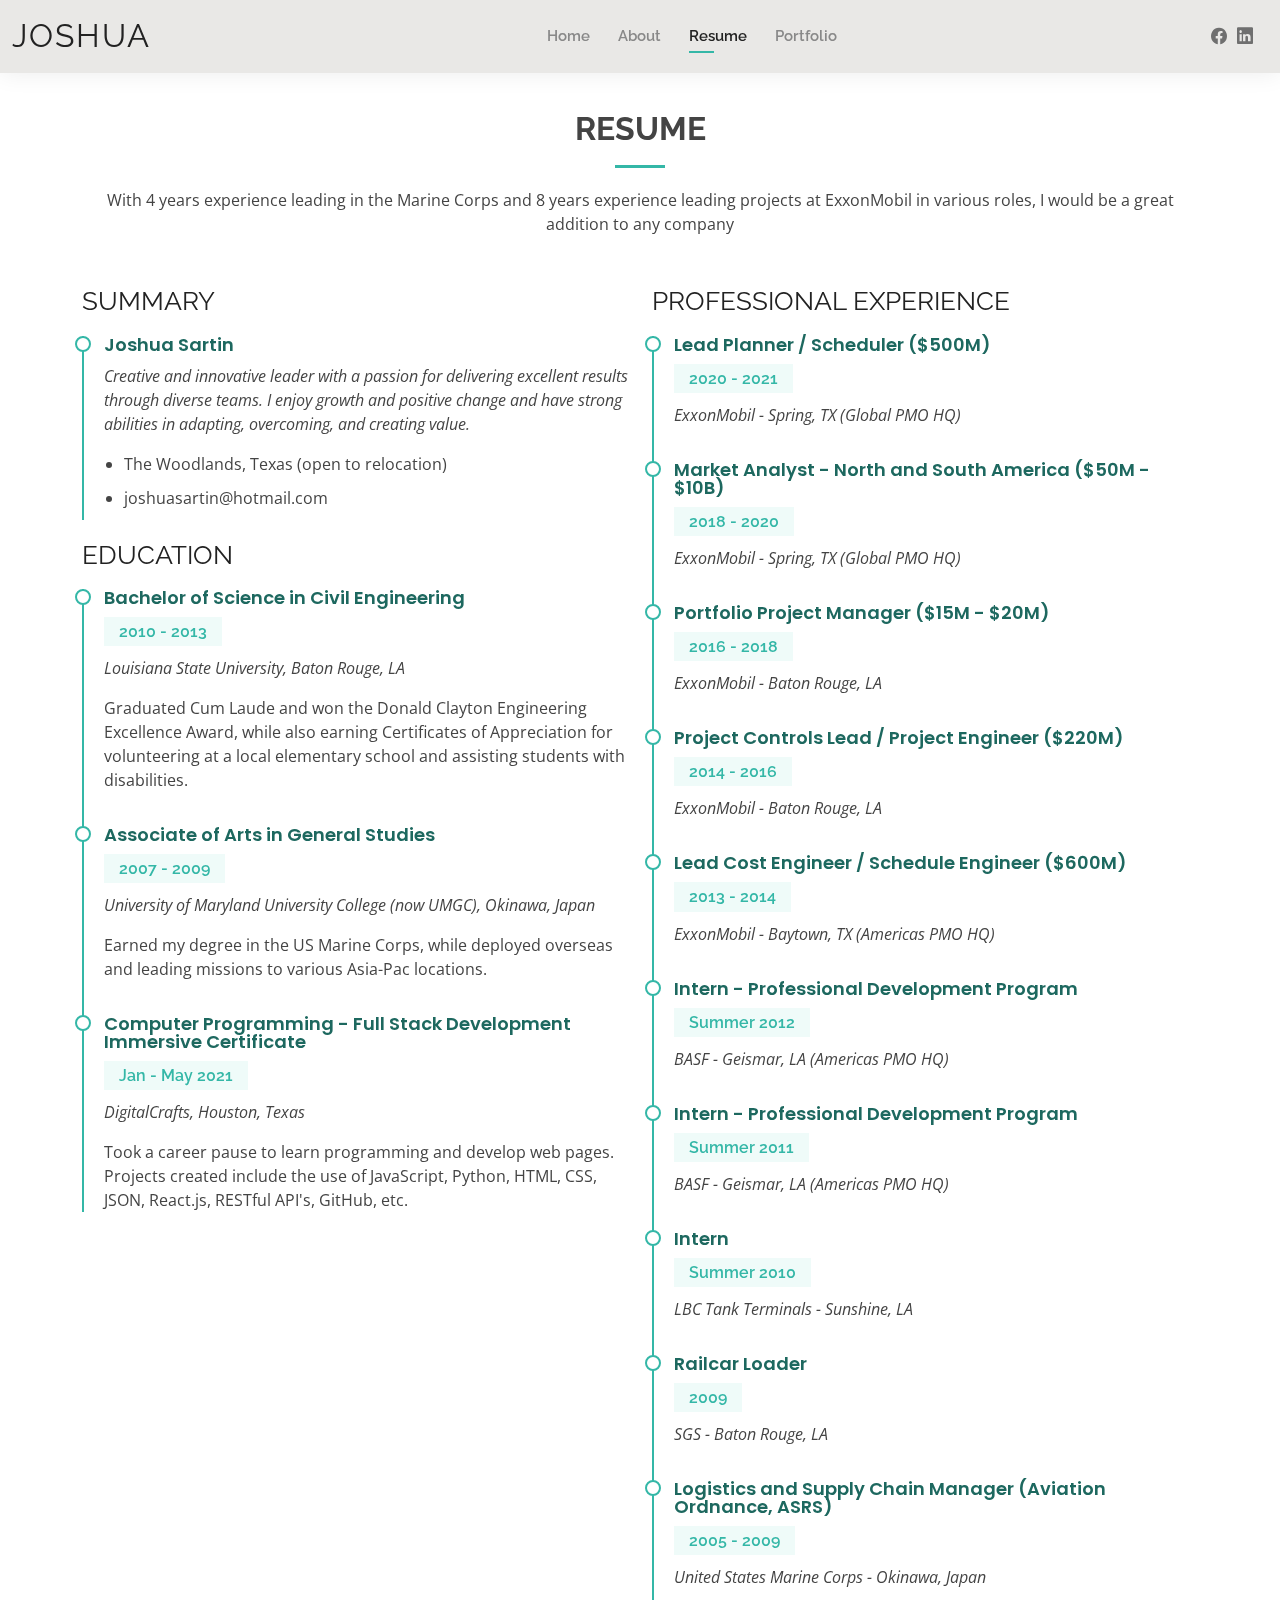
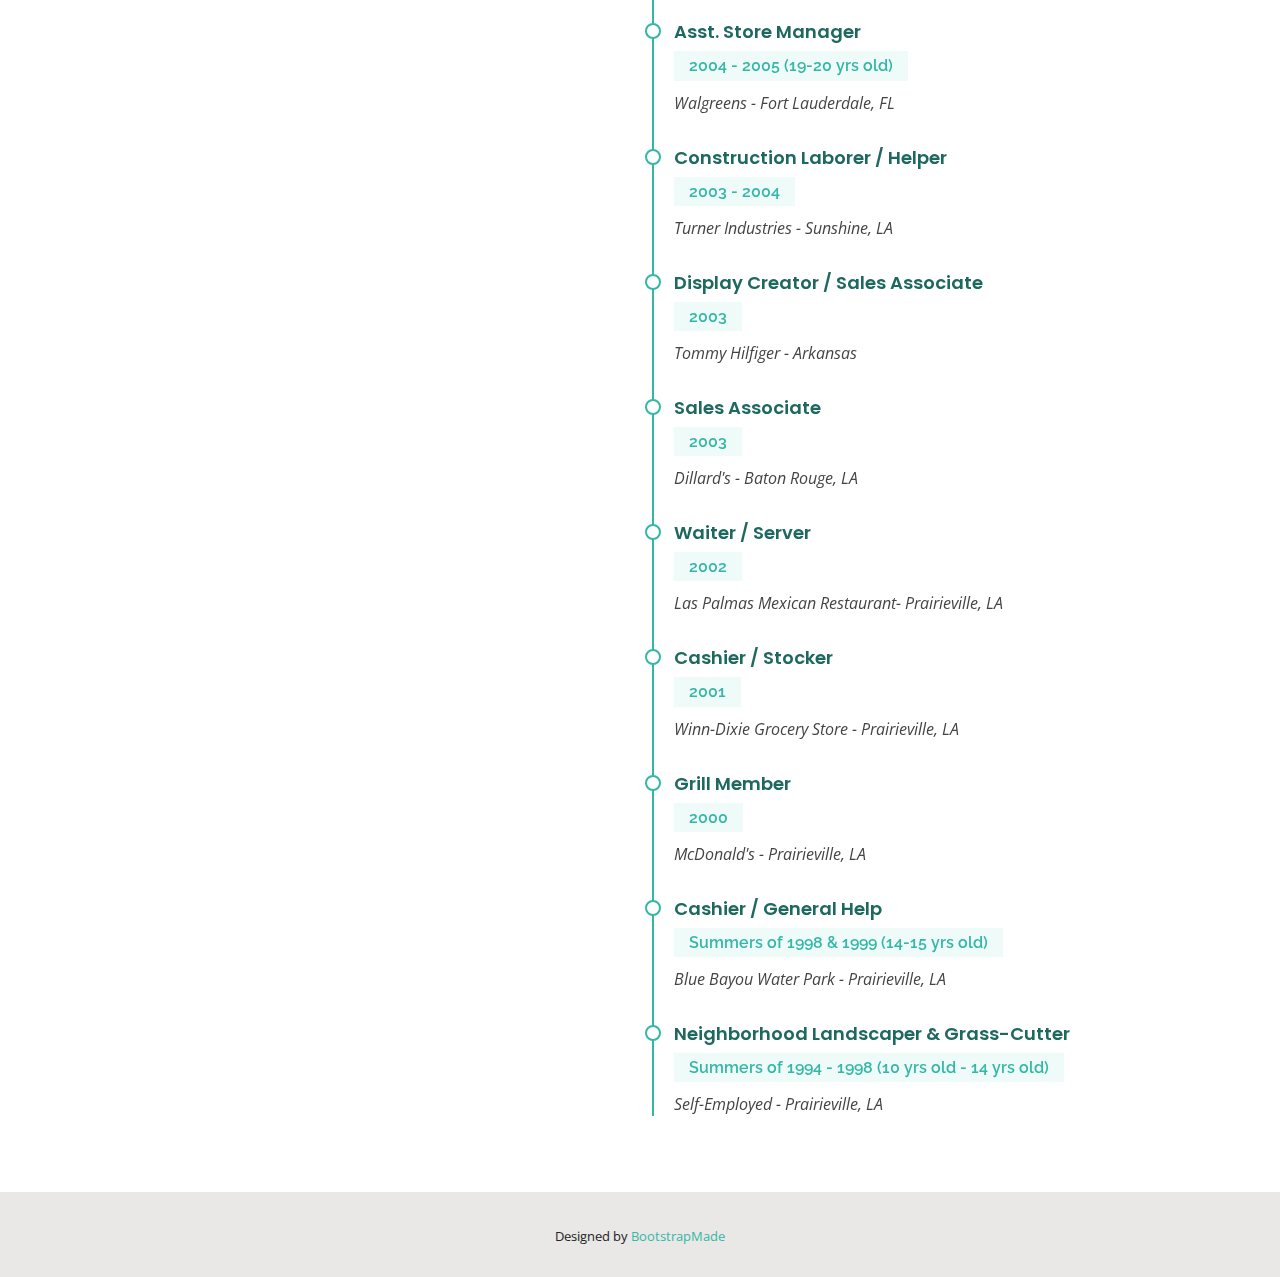
<file: resume.html>
<!DOCTYPE html>
<html lang="en">

<head>
  <meta charset="utf-8">
  <meta content="width=device-width, initial-scale=1.0" name="viewport">

  <title>Resume - Joshua Sartin</title>
  <meta content="" name="description">
  <meta content="" name="keywords">

  <!-- Favicons -->
  <link href="assets/img/favicon.png" rel="icon">
  <link href="assets/img/apple-touch-icon.png" rel="apple-touch-icon">

  <!-- Google Fonts -->
  <link href="https://fonts.googleapis.com/css?family=Open+Sans:300,300i,400,400i,600,600i,700,700i|Raleway:300,300i,400,400i,500,500i,600,600i,700,700i|Poppins:300,300i,400,400i,500,500i,600,600i,700,700i" rel="stylesheet">

  <!-- Vendor CSS Files -->
  <link href="assets/vendor/aos/aos.css" rel="stylesheet">
  <link href="assets/vendor/bootstrap/css/bootstrap.min.css" rel="stylesheet">
  <link href="assets/vendor/bootstrap-icons/bootstrap-icons.css" rel="stylesheet">
  <link href="assets/vendor/boxicons/css/boxicons.min.css" rel="stylesheet">
  <link href="assets/vendor/glightbox/css/glightbox.min.css" rel="stylesheet">
  <link href="assets/vendor/swiper/swiper-bundle.min.css" rel="stylesheet">

  <!-- Template Main CSS File -->
  <link href="assets/css/style.css" rel="stylesheet">

  <!-- =======================================================
  * Template Name: Kelly - v4.1.0
  * Template URL: https://bootstrapmade.com/kelly-free-bootstrap-cv-resume-html-template/
  * Author: BootstrapMade.com
  * License: https://bootstrapmade.com/license/
  ======================================================== -->
</head>

<body>

  <!-- ======= Header ======= -->
  <header id="header" class="fixed-top">
    <div class="container-fluid d-flex justify-content-between align-items-center">

      <h1 class="logo me-auto me-lg-0"><a href="index.html">JOSHUA</a></h1>
      <!-- Uncomment below if you prefer to use an image logo -->
      <!-- <a href="index.html" class="logo"><img src="assets/img/logo.png" alt="" class="img-fluid"></a>-->

      <nav id="navbar" class="navbar order-last order-lg-0">
        <ul>
          <li><a href="index.html">Home</a></li>
          <li><a href="about.html">About</a></li>
          <li><a class="active" href="resume.html">Resume</a></li>
          <!-- <li><a href="services.html">Services</a></li> -->
          <li><a href="portfolio.html">Portfolio</a></li>
          <!-- <li><a href="contact.html">Contact</a></li> -->
        </ul>
        <i class="bi bi-list mobile-nav-toggle"></i>
      </nav><!-- .navbar -->

      <div class="header-social-links">
        <!-- <a href="#" class="twitter"><i class="bi bi-twitter"></i></a> -->
        <a href="https://www.facebook.com/joshua.sartin/" class="facebook"><i class="bi bi-facebook"></i></a>
        <!-- <a href="#" class="instagram"><i class="bi bi-instagram"></i></a> -->
        <a href="https://www.linkedin.com/in/joshuamsartin/" class="linkedin"><i class="bi bi-linkedin"></i></i></a>
      </div>

    </div>

  </header><!-- End Header -->

  <main id="main">

    <!-- ======= Resume Section ======= -->
    <section id="resume" class="resume">
      <div class="container" data-aos="fade-up">

        <div class="section-title">
          <h2>Resume</h2>
          <p>With 4 years experience leading in the Marine Corps and 8 years experience leading projects at ExxonMobil in various roles, I would be a great addition to any company</p>
        </div>

        <div class="row">
          <div class="col-lg-6">
            <h3 class="resume-title">SUMMARY</h3>
            <div class="resume-item pb-0">
              <h4>Joshua Sartin</h4>
              <p><em>Creative and innovative leader with a passion for delivering excellent results through diverse teams. 
                I enjoy growth and positive change and have strong abilities in adapting, overcoming, and creating value.</em></p>
              <p>
              <ul>
                <li>The Woodlands, Texas (open to relocation)</li>
                <!-- <li>(123) 456-7891</li> -->
                <li>joshuasartin@hotmail.com</li>
              </ul>
              </p>
            </div>

            <h3 class="resume-title">EDUCATION</h3>
            <div class="resume-item">
              <h4>Bachelor of Science in Civil Engineering</h4>
              <h5>2010 - 2013</h5>
              <p><em>Louisiana State University, Baton Rouge, LA</em></p>
              <p>
                Graduated Cum Laude and won the Donald Clayton Engineering Excellence Award, while also earning Certificates of Appreciation for volunteering at a local elementary school and assisting students with disabilities. 
              </p>
            </div>
            <div class="resume-item">
              <h4>Associate of Arts in General Studies</h4>
              <h5>2007 - 2009</h5>
              <p><em>University of Maryland University College (now UMGC), Okinawa, Japan</em></p>
              <p>
                Earned my degree in the US Marine Corps, while deployed overseas and leading missions to various Asia-Pac locations. 
              </p>
            </div>
            <div class="resume-item">
              <h4>Computer Programming - Full Stack Development Immersive Certificate</h4>
              <h5>Jan - May 2021</h5>
              <p><em>DigitalCrafts, Houston, Texas</em></p>
              <p>
                Took a career pause to learn programming and develop web pages. Projects created include the use of JavaScript, Python, HTML, CSS, JSON, React.js, RESTful API's, GitHub, etc. 
              </p>
            </div>
          </div>
          <br><br>
          <div class="col-lg-6">
            <h3 class="resume-title">PROFESSIONAL EXPERIENCE</h3>
            <div class="resume-item">
              <h4>Lead Planner / Scheduler ($500M)</h4>
              <h5>2020 - 2021</h5>
              <p><em>ExxonMobil - Spring, TX (Global PMO HQ)</em></p>
              <!-- <p>
              <ul>
                <li>Lead in the design, development, and implementation of the graphic, layout, and production communication materials</li>
                <li>Delegate tasks to the 7 members of the design team and provide counsel on all aspects of the project. </li>
                <li>Supervise the assessment of all graphic materials in order to ensure quality and accuracy of the design</li>
                <li>Oversee the efficient use of production project budgets ranging from $2,000 - $25,000</li>
              </ul>
              </p> -->
            </div>
            <div class="resume-item">
              <h4>Market Analyst - North and South America ($50M - $10B)</h4>
              <h5>2018 - 2020</h5>
              <p><em>ExxonMobil - Spring, TX (Global PMO HQ)</em></p>
              <!-- <p>
              <ul>
                <li>Lead in the design, development, and implementation of the graphic, layout, and production communication materials</li>
                <li>Delegate tasks to the 7 members of the design team and provide counsel on all aspects of the project. </li>
                <li>Supervise the assessment of all graphic materials in order to ensure quality and accuracy of the design</li>
                <li>Oversee the efficient use of production project budgets ranging from $2,000 - $25,000</li>
              </ul>
              </p> -->
            </div>
            <div class="resume-item">
              <h4>Portfolio Project Manager ($15M - $20M)</h4>
              <h5>2016 - 2018</h5>
              <p><em>ExxonMobil - Baton Rouge, LA</em></p>
              <!-- <p>
              <ul>
                <li>Lead in the design, development, and implementation of the graphic, layout, and production communication materials</li>
                <li>Delegate tasks to the 7 members of the design team and provide counsel on all aspects of the project. </li>
                <li>Supervise the assessment of all graphic materials in order to ensure quality and accuracy of the design</li>
                <li>Oversee the efficient use of production project budgets ranging from $2,000 - $25,000</li>
              </ul>
              </p> -->
            </div>
            <div class="resume-item">
              <h4>Project Controls Lead / Project Engineer ($220M)</h4>
              <h5>2014 - 2016</h5>
              <p><em>ExxonMobil - Baton Rouge, LA</em></p>
              <!-- <p>
              <ul>
                <li>Lead in the design, development, and implementation of the graphic, layout, and production communication materials</li>
                <li>Delegate tasks to the 7 members of the design team and provide counsel on all aspects of the project. </li>
                <li>Supervise the assessment of all graphic materials in order to ensure quality and accuracy of the design</li>
                <li>Oversee the efficient use of production project budgets ranging from $2,000 - $25,000</li>
              </ul>
              </p> -->
            </div>
            <div class="resume-item">
              <h4>Lead Cost Engineer / Schedule Engineer ($600M)</h4>
              <h5>2013 - 2014</h5>
              <p><em>ExxonMobil - Baytown, TX (Americas PMO HQ)</em></p>
              <!-- <p>
              <ul>
                <li>Lead in the design, development, and implementation of the graphic, layout, and production communication materials</li>
                <li>Delegate tasks to the 7 members of the design team and provide counsel on all aspects of the project. </li>
                <li>Supervise the assessment of all graphic materials in order to ensure quality and accuracy of the design</li>
                <li>Oversee the efficient use of production project budgets ranging from $2,000 - $25,000</li>
              </ul>
              </p> -->
            </div>
            <div class="resume-item">
              <h4>Intern - Professional Development Program</h4>
              <h5>Summer 2012</h5>
              <p><em>BASF - Geismar, LA (Americas PMO HQ)</em></p>
              <!-- <p>
              <ul>
                <li>Lead in the design, development, and implementation of the graphic, layout, and production communication materials</li>
                <li>Delegate tasks to the 7 members of the design team and provide counsel on all aspects of the project. </li>
                <li>Supervise the assessment of all graphic materials in order to ensure quality and accuracy of the design</li>
                <li>Oversee the efficient use of production project budgets ranging from $2,000 - $25,000</li>
              </ul>
              </p> -->
            </div>
            <div class="resume-item">
              <h4>Intern - Professional Development Program</h4>
              <h5>Summer 2011</h5>
              <p><em>BASF - Geismar, LA (Americas PMO HQ)</em></p>
              <!-- <p>
              <ul>
                <li>Lead in the design, development, and implementation of the graphic, layout, and production communication materials</li>
                <li>Delegate tasks to the 7 members of the design team and provide counsel on all aspects of the project. </li>
                <li>Supervise the assessment of all graphic materials in order to ensure quality and accuracy of the design</li>
                <li>Oversee the efficient use of production project budgets ranging from $2,000 - $25,000</li>
              </ul>
              </p> -->
            </div>
            <div class="resume-item">
              <h4>Intern</h4>
              <h5>Summer 2010</h5>
              <p><em>LBC Tank Terminals - Sunshine, LA</em></p>
              <!-- <p>
              <ul>
                <li>Lead in the design, development, and implementation of the graphic, layout, and production communication materials</li>
                <li>Delegate tasks to the 7 members of the design team and provide counsel on all aspects of the project. </li>
                <li>Supervise the assessment of all graphic materials in order to ensure quality and accuracy of the design</li>
                <li>Oversee the efficient use of production project budgets ranging from $2,000 - $25,000</li>
              </ul>
              </p> -->
            </div>
            <div class="resume-item">
              <h4>Railcar Loader</h4>
              <h5>2009</h5>
              <p><em>SGS - Baton Rouge, LA</em></p>
              <!-- <p>
              <ul>
                <li>Lead in the design, development, and implementation of the graphic, layout, and production communication materials</li>
                <li>Delegate tasks to the 7 members of the design team and provide counsel on all aspects of the project. </li>
                <li>Supervise the assessment of all graphic materials in order to ensure quality and accuracy of the design</li>
                <li>Oversee the efficient use of production project budgets ranging from $2,000 - $25,000</li>
              </ul>
              </p> -->
            </div>
            <div class="resume-item">
              <h4>Logistics and Supply Chain Manager (Aviation Ordnance, ASRS)</h4>
              <h5>2005 - 2009</h5>
              <p><em>United States Marine Corps - Okinawa, Japan</em></p>
              <!-- <p>
              <ul>
                <li>Lead in the design, development, and implementation of the graphic, layout, and production communication materials</li>
                <li>Delegate tasks to the 7 members of the design team and provide counsel on all aspects of the project. </li>
                <li>Supervise the assessment of all graphic materials in order to ensure quality and accuracy of the design</li>
                <li>Oversee the efficient use of production project budgets ranging from $2,000 - $25,000</li>
              </ul>
              </p> -->
            </div>
            <div class="resume-item">
              <h4>Asst. Store Manager</h4>
              <h5>2004 - 2005 (19-20 yrs old)</h5>
              <p><em>Walgreens - Fort Lauderdale, FL</em></p>
              <!-- <p>
              <ul>
                <li>Lead in the design, development, and implementation of the graphic, layout, and production communication materials</li>
                <li>Delegate tasks to the 7 members of the design team and provide counsel on all aspects of the project. </li>
                <li>Supervise the assessment of all graphic materials in order to ensure quality and accuracy of the design</li>
                <li>Oversee the efficient use of production project budgets ranging from $2,000 - $25,000</li>
              </ul>
              </p> -->
            </div>
            <div class="resume-item">
              <h4>Construction Laborer / Helper</h4>
              <h5>2003 - 2004</h5>
              <p><em>Turner Industries - Sunshine, LA</em></p>
              <!-- <p>
              <ul>
                <li>Lead in the design, development, and implementation of the graphic, layout, and production communication materials</li>
                <li>Delegate tasks to the 7 members of the design team and provide counsel on all aspects of the project. </li>
                <li>Supervise the assessment of all graphic materials in order to ensure quality and accuracy of the design</li>
                <li>Oversee the efficient use of production project budgets ranging from $2,000 - $25,000</li>
              </ul>
              </p> -->
            </div>
            <div class="resume-item">
              <h4>Display Creator / Sales Associate</h4>
              <h5>2003</h5>
              <p><em>Tommy Hilfiger - Arkansas</em></p>
              <!-- <p>
              <ul>
                <li>Lead in the design, development, and implementation of the graphic, layout, and production communication materials</li>
                <li>Delegate tasks to the 7 members of the design team and provide counsel on all aspects of the project. </li>
                <li>Supervise the assessment of all graphic materials in order to ensure quality and accuracy of the design</li>
                <li>Oversee the efficient use of production project budgets ranging from $2,000 - $25,000</li>
              </ul>
              </p> -->
            </div>
            <div class="resume-item">
              <h4>Sales Associate</h4>
              <h5>2003</h5>
              <p><em>Dillard's - Baton Rouge, LA</em></p>
              <!-- <p>
              <ul>
                <li>Lead in the design, development, and implementation of the graphic, layout, and production communication materials</li>
                <li>Delegate tasks to the 7 members of the design team and provide counsel on all aspects of the project. </li>
                <li>Supervise the assessment of all graphic materials in order to ensure quality and accuracy of the design</li>
                <li>Oversee the efficient use of production project budgets ranging from $2,000 - $25,000</li>
              </ul>
              </p> -->
            </div>
            <div class="resume-item">
              <h4>Waiter / Server</h4>
              <h5>2002</h5>
              <p><em>Las Palmas Mexican Restaurant- Prairieville, LA</em></p>
              <!-- <p>
              <ul>
                <li>Lead in the design, development, and implementation of the graphic, layout, and production communication materials</li>
                <li>Delegate tasks to the 7 members of the design team and provide counsel on all aspects of the project. </li>
                <li>Supervise the assessment of all graphic materials in order to ensure quality and accuracy of the design</li>
                <li>Oversee the efficient use of production project budgets ranging from $2,000 - $25,000</li>
              </ul>
              </p> -->
            </div>
            <div class="resume-item">
              <h4>Cashier / Stocker</h4>
              <h5>2001</h5>
              <p><em>Winn-Dixie Grocery Store - Prairieville, LA</em></p>
              <!-- <p>
              <ul>
                <li>Lead in the design, development, and implementation of the graphic, layout, and production communication materials</li>
                <li>Delegate tasks to the 7 members of the design team and provide counsel on all aspects of the project. </li>
                <li>Supervise the assessment of all graphic materials in order to ensure quality and accuracy of the design</li>
                <li>Oversee the efficient use of production project budgets ranging from $2,000 - $25,000</li>
              </ul>
              </p> -->
            </div>
            <div class="resume-item">
              <h4>Grill Member</h4>
              <h5>2000</h5>
              <p><em>McDonald's - Prairieville, LA</em></p>
              <!-- <p>
              <ul>
                <li>Lead in the design, development, and implementation of the graphic, layout, and production communication materials</li>
                <li>Delegate tasks to the 7 members of the design team and provide counsel on all aspects of the project. </li>
                <li>Supervise the assessment of all graphic materials in order to ensure quality and accuracy of the design</li>
                <li>Oversee the efficient use of production project budgets ranging from $2,000 - $25,000</li>
              </ul>
              </p> -->
            </div>
            <div class="resume-item">
              <h4>Cashier / General Help</h4>
              <h5>Summers of 1998 &amp; 1999 (14-15 yrs old)</h5>
              <p><em>Blue Bayou Water Park - Prairieville, LA</em></p>
              <!-- <p>
              <ul>
                <li>Lead in the design, development, and implementation of the graphic, layout, and production communication materials</li>
                <li>Delegate tasks to the 7 members of the design team and provide counsel on all aspects of the project. </li>
                <li>Supervise the assessment of all graphic materials in order to ensure quality and accuracy of the design</li>
                <li>Oversee the efficient use of production project budgets ranging from $2,000 - $25,000</li>
              </ul>
              </p> -->
            </div>
            <div class="resume-item">
              <h4>Neighborhood Landscaper &amp; Grass-Cutter</h4>
              <h5>Summers of 1994 - 1998 (10 yrs old - 14 yrs old)</h5>
              <p><em>Self-Employed - Prairieville, LA</em></p>
              <!-- <p>
              <ul>
                <li>Lead in the design, development, and implementation of the graphic, layout, and production communication materials</li>
                <li>Delegate tasks to the 7 members of the design team and provide counsel on all aspects of the project. </li>
                <li>Supervise the assessment of all graphic materials in order to ensure quality and accuracy of the design</li>
                <li>Oversee the efficient use of production project budgets ranging from $2,000 - $25,000</li>
              </ul>
              </p> -->
            </div>
          </div>
        </div>

      </div>
    </section><!-- End Resume Section -->

  </main><!-- End #main -->

  <!-- ======= Footer ======= -->
  <footer id="footer">
    <div class="container">
      <div class="copyright">
        <!-- &copy; Copyright <strong><span>Kelly</span></strong>. All Rights Reserved -->
      </div>
      <div class="credits">
        <!-- All the links in the footer should remain intact. -->
        <!-- You can delete the links only if you purchased the pro version. -->
        <!-- Licensing information: https://bootstrapmade.com/license/ -->
        <!-- Purchase the pro version with working PHP/AJAX contact form: https://bootstrapmade.com/kelly-free-bootstrap-cv-resume-html-template/ -->
        Designed by <a href="https://bootstrapmade.com/">BootstrapMade</a>
      </div>
    </div>
  </footer><!-- End  Footer -->

  <div id="preloader"></div>
  <a href="#" class="back-to-top d-flex align-items-center justify-content-center"><i class="bi bi-arrow-up-short"></i></a>

  <!-- Vendor JS Files -->
  <script src="assets/vendor/aos/aos.js"></script>
  <script src="assets/vendor/bootstrap/js/bootstrap.bundle.min.js"></script>
  <script src="assets/vendor/glightbox/js/glightbox.min.js"></script>
  <script src="assets/vendor/isotope-layout/isotope.pkgd.min.js"></script>
  <script src="assets/vendor/php-email-form/validate.js"></script>
  <script src="assets/vendor/purecounter/purecounter.js"></script>
  <script src="assets/vendor/swiper/swiper-bundle.min.js"></script>
  <script src="assets/vendor/waypoints/noframework.waypoints.js"></script>

  <!-- Template Main JS File -->
  <script src="assets/js/main.js"></script>

</body>

</html>
</file>
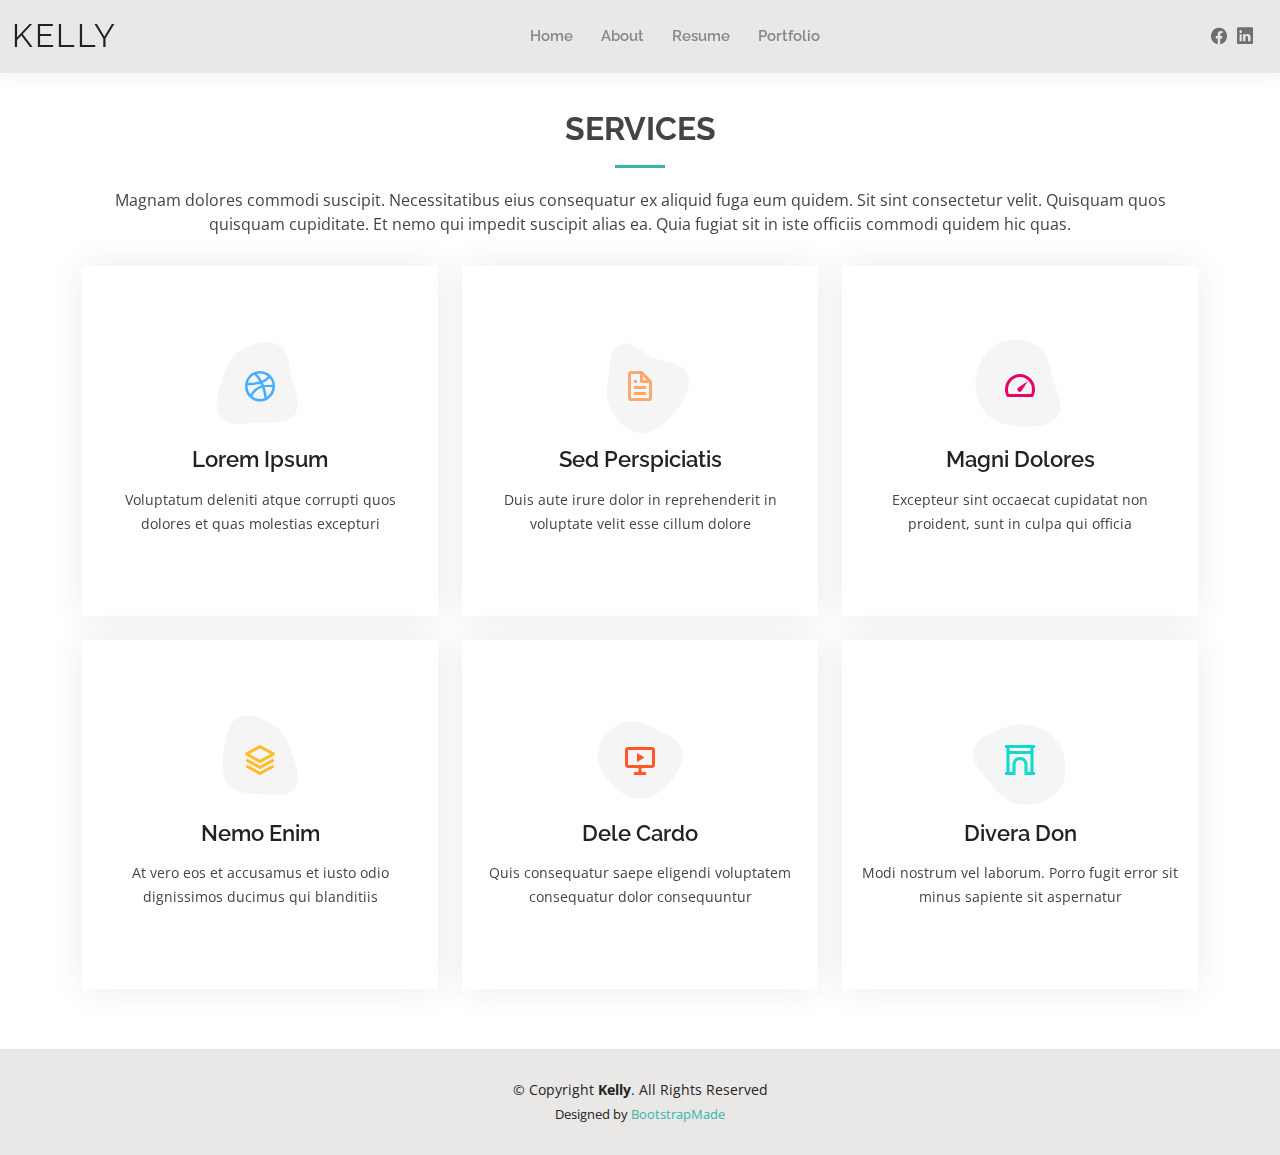
<file: services.html>
<!DOCTYPE html>
<html lang="en">

<head>
  <meta charset="utf-8">
  <meta content="width=device-width, initial-scale=1.0" name="viewport">

  <title>Services - Kelly Bootstrap Template</title>
  <meta content="" name="description">
  <meta content="" name="keywords">

  <!-- Favicons -->
  <link href="assets/img/favicon.png" rel="icon">
  <link href="assets/img/apple-touch-icon.png" rel="apple-touch-icon">

  <!-- Google Fonts -->
  <link href="https://fonts.googleapis.com/css?family=Open+Sans:300,300i,400,400i,600,600i,700,700i|Raleway:300,300i,400,400i,500,500i,600,600i,700,700i|Poppins:300,300i,400,400i,500,500i,600,600i,700,700i" rel="stylesheet">

  <!-- Vendor CSS Files -->
  <link href="assets/vendor/aos/aos.css" rel="stylesheet">
  <link href="assets/vendor/bootstrap/css/bootstrap.min.css" rel="stylesheet">
  <link href="assets/vendor/bootstrap-icons/bootstrap-icons.css" rel="stylesheet">
  <link href="assets/vendor/boxicons/css/boxicons.min.css" rel="stylesheet">
  <link href="assets/vendor/glightbox/css/glightbox.min.css" rel="stylesheet">
  <link href="assets/vendor/swiper/swiper-bundle.min.css" rel="stylesheet">

  <!-- Template Main CSS File -->
  <link href="assets/css/style.css" rel="stylesheet">

  <!-- =======================================================
  * Template Name: Kelly - v4.1.0
  * Template URL: https://bootstrapmade.com/kelly-free-bootstrap-cv-resume-html-template/
  * Author: BootstrapMade.com
  * License: https://bootstrapmade.com/license/
  ======================================================== -->
</head>

<body>

  <!-- ======= Header ======= -->
  <header id="header" class="fixed-top">
    <div class="container-fluid d-flex justify-content-between align-items-center">

      <h1 class="logo me-auto me-lg-0"><a href="index.html">Kelly</a></h1>
      <!-- Uncomment below if you prefer to use an image logo -->
      <!-- <a href="index.html" class="logo"><img src="assets/img/logo.png" alt="" class="img-fluid"></a>-->

      <nav id="navbar" class="navbar order-last order-lg-0">
        <ul>
          <li><a href="index.html">Home</a></li>
          <li><a href="about.html">About</a></li>
          <li><a href="resume.html">Resume</a></li>
          <!-- <li><a class="active" href="services.html">Services</a></li> -->
          <li><a href="portfolio.html">Portfolio</a></li>
          <!-- <li><a href="contact.html">Contact</a></li> -->
        </ul>
        <i class="bi bi-list mobile-nav-toggle"></i>
      </nav><!-- .navbar -->

      <div class="header-social-links">
        <!-- <a href="#" class="twitter"><i class="bi bi-twitter"></i></a> -->
        <a href="https://www.facebook.com/joshua.sartin/" class="facebook"><i class="bi bi-facebook"></i></a>
        <!-- <a href="#" class="instagram"><i class="bi bi-instagram"></i></a> -->
        <a href="https://www.linkedin.com/in/joshuamsartin/" class="linkedin"><i class="bi bi-linkedin"></i></i></a>
      </div>

    </div>

  </header><!-- End Header -->

  <main id="main">

    <!-- ======= Services Section ======= -->
    <section id="services" class="services">
      <div class="container" data-aos="fade-up">

        <div class="section-title">
          <h2>Services</h2>
          <p>Magnam dolores commodi suscipit. Necessitatibus eius consequatur ex aliquid fuga eum quidem. Sit sint consectetur velit. Quisquam quos quisquam cupiditate. Et nemo qui impedit suscipit alias ea. Quia fugiat sit in iste officiis commodi quidem hic quas.</p>
        </div>

        <div class="row">
          <div class="col-lg-4 col-md-6 d-flex align-items-stretch" data-aos="zoom-in" data-aos-delay="100">
            <div class="icon-box iconbox-blue">
              <div class="icon">
                <svg width="100" height="100" viewBox="0 0 600 600" xmlns="http://www.w3.org/2000/svg">
                  <path stroke="none" stroke-width="0" fill="#f5f5f5" d="M300,521.0016835830174C376.1290562159157,517.8887921683347,466.0731472004068,529.7835943286574,510.70327084640275,468.03025145048787C554.3714126377745,407.6079735673963,508.03601936045806,328.9844924480964,491.2728898941984,256.3432110539036C474.5976632858925,184.082847569629,479.9380746630129,96.60480741107993,416.23090153303,58.64404602377083C348.86323505073057,18.502131276798302,261.93793281208167,40.57373210992963,193.5410806939664,78.93577620505333C130.42746243093433,114.334589627462,98.30271207620316,179.96522072025542,76.75703585869454,249.04625023123273C51.97151888228291,328.5150500222984,13.704378332031375,421.85034740162234,66.52175969318436,486.19268352777647C119.04800174914682,550.1803526380478,217.28368757567262,524.383925680826,300,521.0016835830174"></path>
                </svg>
                <i class="bx bxl-dribbble"></i>
              </div>
              <h4><a href="">Lorem Ipsum</a></h4>
              <p>Voluptatum deleniti atque corrupti quos dolores et quas molestias excepturi</p>
            </div>
          </div>

          <div class="col-lg-4 col-md-6 d-flex align-items-stretch mt-4 mt-md-0" data-aos="zoom-in" data-aos-delay="200">
            <div class="icon-box iconbox-orange ">
              <div class="icon">
                <svg width="100" height="100" viewBox="0 0 600 600" xmlns="http://www.w3.org/2000/svg">
                  <path stroke="none" stroke-width="0" fill="#f5f5f5" d="M300,582.0697525312426C382.5290701553225,586.8405444964366,449.9789794690241,525.3245884688669,502.5850820975895,461.55621195738473C556.606425686781,396.0723002908107,615.8543463187945,314.28637112970534,586.6730223649479,234.56875336149918C558.9533121215079,158.8439757836574,454.9685369536778,164.00468322053177,381.49747125262974,130.76875717737553C312.15926192815925,99.40240125094834,248.97055460311594,18.661163978235184,179.8680185752513,50.54337015887873C110.5421016452524,82.52863877960104,119.82277516462835,180.83849132639028,109.12597500060166,256.43424936330496C100.08760227029461,320.3096726198365,92.17705696193138,384.0621239912766,124.79988738764834,439.7174275375508C164.83382741302287,508.01625554203684,220.96474134820875,577.5009287672846,300,582.0697525312426"></path>
                </svg>
                <i class="bx bx-file"></i>
              </div>
              <h4><a href="">Sed Perspiciatis</a></h4>
              <p>Duis aute irure dolor in reprehenderit in voluptate velit esse cillum dolore</p>
            </div>
          </div>

          <div class="col-lg-4 col-md-6 d-flex align-items-stretch mt-4 mt-lg-0" data-aos="zoom-in" data-aos-delay="300">
            <div class="icon-box iconbox-pink">
              <div class="icon">
                <svg width="100" height="100" viewBox="0 0 600 600" xmlns="http://www.w3.org/2000/svg">
                  <path stroke="none" stroke-width="0" fill="#f5f5f5" d="M300,541.5067337569781C382.14930387511276,545.0595476570109,479.8736841581634,548.3450877840088,526.4010558755058,480.5488172755941C571.5218469581645,414.80211281144784,517.5187510058486,332.0715597781072,496.52539010469104,255.14436215662573C477.37192572678356,184.95920475031193,473.57363656557914,105.61284051026155,413.0603344069578,65.22779650032875C343.27470386102294,18.654635553484475,251.2091493199835,5.337323636656869,175.0934190732945,40.62881213300186C97.87086631185822,76.43348514350839,51.98124368387456,156.15599469081315,36.44837278890362,239.84606092416172C21.716077023791087,319.22268207091537,43.775223500013084,401.1760424656574,96.891909868211,461.97329694683043C147.22146801428983,519.5804099606455,223.5754009179313,538.201503339737,300,541.5067337569781"></path>
                </svg>
                <i class="bx bx-tachometer"></i>
              </div>
              <h4><a href="">Magni Dolores</a></h4>
              <p>Excepteur sint occaecat cupidatat non proident, sunt in culpa qui officia</p>
            </div>
          </div>

          <div class="col-lg-4 col-md-6 d-flex align-items-stretch mt-4" data-aos="zoom-in" data-aos-delay="100">
            <div class="icon-box iconbox-yellow">
              <div class="icon">
                <svg width="100" height="100" viewBox="0 0 600 600" xmlns="http://www.w3.org/2000/svg">
                  <path stroke="none" stroke-width="0" fill="#f5f5f5" d="M300,503.46388370962813C374.79870501325706,506.71871716319447,464.8034551963731,527.1746412648533,510.4981551193396,467.86667711651364C555.9287308511215,408.9015244558933,512.6030010748507,327.5744911775523,490.211057578863,256.5855673507754C471.097692560561,195.9906835881958,447.69079081568157,138.11976852964426,395.19560036434837,102.3242989838813C329.3053358748298,57.3949838291264,248.02791733380457,8.279543830951368,175.87071277845988,42.242879143198664C103.41431057327972,76.34704239035025,93.79494320519305,170.9812938413882,81.28167332365135,250.07896920659033C70.17666984294237,320.27484674793965,64.84698225790005,396.69656628748305,111.28512138212992,450.4950937839243C156.20124167950087,502.5303643271138,231.32542653798444,500.4755392045468,300,503.46388370962813"></path>
                </svg>
                <i class="bx bx-layer"></i>
              </div>
              <h4><a href="">Nemo Enim</a></h4>
              <p>At vero eos et accusamus et iusto odio dignissimos ducimus qui blanditiis</p>
            </div>
          </div>

          <div class="col-lg-4 col-md-6 d-flex align-items-stretch mt-4" data-aos="zoom-in" data-aos-delay="200">
            <div class="icon-box iconbox-red">
              <div class="icon">
                <svg width="100" height="100" viewBox="0 0 600 600" xmlns="http://www.w3.org/2000/svg">
                  <path stroke="none" stroke-width="0" fill="#f5f5f5" d="M300,532.3542879108572C369.38199826031484,532.3153073249985,429.10787420159085,491.63046689027357,474.5244479745417,439.17860296908856C522.8885846962883,383.3225815378663,569.1668002868075,314.3205725914397,550.7432151929288,242.7694973846089C532.6665558377875,172.5657663291529,456.2379748765914,142.6223662098291,390.3689995646985,112.34683881706744C326.66090330228417,83.06452184765237,258.84405631176094,53.51806209861945,193.32584062364296,78.48882559362697C121.61183558270385,105.82097193414197,62.805066853699245,167.19869350419734,48.57481801355237,242.6138429142374C34.843463184063346,315.3850353017275,76.69343916112496,383.4422959591041,125.22947124332185,439.3748458443577C170.7312796277747,491.8107796887764,230.57421082200815,532.3932930995766,300,532.3542879108572"></path>
                </svg>
                <i class="bx bx-slideshow"></i>
              </div>
              <h4><a href="">Dele Cardo</a></h4>
              <p>Quis consequatur saepe eligendi voluptatem consequatur dolor consequuntur</p>
            </div>
          </div>

          <div class="col-lg-4 col-md-6 d-flex align-items-stretch mt-4" data-aos="zoom-in" data-aos-delay="300">
            <div class="icon-box iconbox-teal">
              <div class="icon">
                <svg width="100" height="100" viewBox="0 0 600 600" xmlns="http://www.w3.org/2000/svg">
                  <path stroke="none" stroke-width="0" fill="#f5f5f5" d="M300,566.797414625762C385.7384707136149,576.1784315230908,478.7894351017131,552.8928747891023,531.9192734346935,484.94944893311C584.6109503024035,417.5663521118492,582.489472248146,322.67544863468447,553.9536738515405,242.03673114598146C529.1557734026468,171.96086150256528,465.24506316201064,127.66468636344209,395.9583748389544,100.7403814666027C334.2173773831606,76.7482773500951,269.4350130405921,84.62216499799875,207.1952322260088,107.2889140133804C132.92018162631612,134.33871894543012,41.79353780512637,160.00259165414826,22.644507872594943,236.69541883565114C3.319112789854554,314.0945973066697,72.72355303640163,379.243833228382,124.04198916343866,440.3218312028393C172.9286146004772,498.5055451809895,224.45579914871206,558.5317968840102,300,566.797414625762"></path>
                </svg>
                <i class="bx bx-arch"></i>
              </div>
              <h4><a href="">Divera Don</a></h4>
              <p>Modi nostrum vel laborum. Porro fugit error sit minus sapiente sit aspernatur</p>
            </div>
          </div>

        </div>

      </div>
    </section><!-- End Services Section -->

  </main><!-- End #main -->

  <!-- ======= Footer ======= -->
  <footer id="footer">
    <div class="container">
      <div class="copyright">
        &copy; Copyright <strong><span>Kelly</span></strong>. All Rights Reserved
      </div>
      <div class="credits">
        <!-- All the links in the footer should remain intact. -->
        <!-- You can delete the links only if you purchased the pro version. -->
        <!-- Licensing information: https://bootstrapmade.com/license/ -->
        <!-- Purchase the pro version with working PHP/AJAX contact form: https://bootstrapmade.com/kelly-free-bootstrap-cv-resume-html-template/ -->
        Designed by <a href="https://bootstrapmade.com/">BootstrapMade</a>
      </div>
    </div>
  </footer><!-- End  Footer -->

  <div id="preloader"></div>
  <a href="#" class="back-to-top d-flex align-items-center justify-content-center"><i class="bi bi-arrow-up-short"></i></a>

  <!-- Vendor JS Files -->
  <script src="assets/vendor/aos/aos.js"></script>
  <script src="assets/vendor/bootstrap/js/bootstrap.bundle.min.js"></script>
  <script src="assets/vendor/glightbox/js/glightbox.min.js"></script>
  <script src="assets/vendor/isotope-layout/isotope.pkgd.min.js"></script>
  <script src="assets/vendor/php-email-form/validate.js"></script>
  <script src="assets/vendor/purecounter/purecounter.js"></script>
  <script src="assets/vendor/swiper/swiper-bundle.min.js"></script>
  <script src="assets/vendor/waypoints/noframework.waypoints.js"></script>

  <!-- Template Main JS File -->
  <script src="assets/js/main.js"></script>

</body>

</html>
</file>
<file: assets/css/style.css>
/**
* Template Name: Kelly - v4.1.0
* Template URL: https://bootstrapmade.com/kelly-free-bootstrap-cv-resume-html-template/
* Author: BootstrapMade.com
* License: https://bootstrapmade.com/license/
*/

/*--------------------------------------------------------------
# General
--------------------------------------------------------------*/
body {
  font-family: "Open Sans", sans-serif;
  color: #444444;
}

a {
  color: #34b7a7;
  text-decoration: none;
}

a:hover {
  color: #51cdbe;
  text-decoration: none;
}

h1, h2, h3, h4, h5, h6 {
  font-family: "Raleway", sans-serif;
}

#main {
  margin-top: 50px;
}

@media (max-width: 992px) {
  #main {
    margin-top: 30px;
  }
}

/*--------------------------------------------------------------
# Preloader
--------------------------------------------------------------*/
#preloader {
  position: fixed;
  top: 0;
  left: 0;
  right: 0;
  bottom: 0;
  z-index: 9999;
  overflow: hidden;
  background: #fff;
}

#preloader:before {
  content: "";
  position: fixed;
  top: calc(50% - 30px);
  left: calc(50% - 30px);
  border: 6px solid #34b7a7;
  border-top-color: #dcf5f2;
  border-radius: 50%;
  width: 60px;
  height: 60px;
  -webkit-animation: animate-preloader 1s linear infinite;
  animation: animate-preloader 1s linear infinite;
}

@-webkit-keyframes animate-preloader {
  0% {
    transform: rotate(0deg);
  }
  100% {
    transform: rotate(360deg);
  }
}

@keyframes animate-preloader {
  0% {
    transform: rotate(0deg);
  }
  100% {
    transform: rotate(360deg);
  }
}

/*--------------------------------------------------------------
# Back to top button
--------------------------------------------------------------*/
.back-to-top {
  position: fixed;
  visibility: hidden;
  opacity: 0;
  right: 15px;
  bottom: 15px;
  z-index: 996;
  background: #34b7a7;
  width: 40px;
  height: 40px;
  border-radius: 50px;
  transition: all 0.4s;
}

.back-to-top i {
  font-size: 24px;
  color: #fff;
  line-height: 0;
}

.back-to-top:hover {
  background: #49cbbb;
  color: #fff;
}

.back-to-top.active {
  visibility: visible;
  opacity: 1;
}

/*--------------------------------------------------------------
# Header
--------------------------------------------------------------*/
#header {
  background: #e9e8e6;
  box-shadow: 0px 0px 25px 0 rgba(0, 0, 0, 0.08);
  z-index: 997;
  padding: 15px 0;
}

#header .logo {
  font-size: 32px;
  margin: 0;
  padding: 0;
  line-height: 1;
  font-weight: 400;
  letter-spacing: 2px;
  text-transform: uppercase;
}

#header .logo a {
  color: #222222;
}

#header .logo img {
  max-height: 40px;
}

@media (max-width: 992px) {
  #header .logo {
    font-size: 28px;
  }
}

/*--------------------------------------------------------------
# Header Social Links
--------------------------------------------------------------*/
.header-social-links {
  padding-right: 15px;
}

.header-social-links a {
  color: #6f6f6f;
  padding-left: 6px;
  display: inline-block;
  line-height: 0px;
  transition: 0.3s;
  font-size: 16px;
}

.header-social-links a:hover {
  color: #34b7a7;
}

/*--------------------------------------------------------------
# Navigation Menu
--------------------------------------------------------------*/
/**
* Desktop Navigation 
*/
.navbar {
  padding: 0;
}

.navbar ul {
  margin: 0;
  padding: 0;
  display: flex;
  list-style: none;
  align-items: center;
}

.navbar li {
  position: relative;
  padding: 10px 0 10px 28px;
}

.navbar a {
  display: flex;
  align-items: center;
  justify-content: space-between;
  font-family: "Raleway", sans-serif;
  font-size: 15px;
  font-weight: 600;
  color: #888888;
  white-space: nowrap;
  transition: 0.3s;
  position: relative;
}

.navbar a i {
  font-size: 12px;
  line-height: 0;
  margin-left: 5px;
}

.navbar > ul > li > a:before {
  content: "";
  position: absolute;
  width: 0;
  height: 2px;
  bottom: -5px;
  left: 0;
  background-color: #34b7a7;
  visibility: hidden;
  width: 0px;
  transition: all 0.3s ease-in-out 0s;
}

.navbar a:hover:before, .navbar li:hover > a:before, .navbar .active:before {
  visibility: visible;
  width: 25px;
}

.navbar a:hover, .navbar .active, .navbar li:hover > a {
  color: #222222;
}

.navbar .dropdown ul {
  display: block;
  position: absolute;
  left: 14px;
  top: calc(100% + 30px);
  margin: 0;
  padding: 10px 0;
  z-index: 99;
  opacity: 0;
  visibility: hidden;
  background: #fff;
  box-shadow: 0px 0px 30px rgba(127, 137, 161, 0.25);
  transition: 0.3s;
  border-radius: 4px;
}

.navbar .dropdown ul li {
  min-width: 200px;
  padding: 0;
}

.navbar .dropdown ul a {
  padding: 10px 20px;
  font-size: 15px;
  text-transform: none;
  font-weight: 600;
}

.navbar .dropdown ul a i {
  font-size: 12px;
}

.navbar .dropdown ul a:hover, .navbar .dropdown ul .active:hover, .navbar .dropdown ul li:hover > a {
  color: #34b7a7;
}

.navbar .dropdown:hover > ul {
  opacity: 1;
  top: 100%;
  visibility: visible;
}

.navbar .dropdown .dropdown ul {
  top: 0;
  left: calc(100% - 30px);
  visibility: hidden;
}

.navbar .dropdown .dropdown:hover > ul {
  opacity: 1;
  top: 0;
  left: 100%;
  visibility: visible;
}

@media (max-width: 1366px) {
  .navbar .dropdown .dropdown ul {
    left: -90%;
  }
  .navbar .dropdown .dropdown:hover > ul {
    left: -100%;
  }
}

/**
* Mobile Navigation 
*/
.mobile-nav-toggle {
  color: #222222;
  font-size: 28px;
  cursor: pointer;
  display: none;
  line-height: 0;
  transition: 0.5s;
}

.mobile-nav-toggle.bi-x {
  color: #fff;
}

@media (max-width: 991px) {
  .mobile-nav-toggle {
    display: block;
  }
  .navbar ul {
    display: none;
  }
}

.navbar-mobile {
  position: fixed;
  overflow: hidden;
  top: 0;
  right: 0;
  left: 0;
  bottom: 0;
  background: rgba(9, 9, 9, 0.9);
  transition: 0.3s;
  z-index: 999;
}

.navbar-mobile .mobile-nav-toggle {
  position: absolute;
  top: 15px;
  right: 15px;
}

.navbar-mobile ul {
  display: block;
  position: absolute;
  top: 55px;
  right: 15px;
  bottom: 15px;
  left: 15px;
  padding: 10px 0;
  border-radius: 10px;
  background-color: #fff;
  overflow-y: auto;
  transition: 0.3s;
}

.navbar-mobile a {
  font-size: 15px;
  padding-right: 15px;
  color: #222222;
}

.navbar-mobile a:hover, .navbar-mobile .active, .navbar-mobile li:hover > a {
  color: #34b7a7;
}

.navbar-mobile .getstarted {
  margin: 15px;
}

.navbar-mobile .dropdown ul {
  position: static;
  display: none;
  margin: 10px 20px;
  padding: 10px 0;
  z-index: 99;
  opacity: 1;
  visibility: visible;
  background: #fff;
  box-shadow: 0px 0px 30px rgba(127, 137, 161, 0.25);
}

.navbar-mobile .dropdown ul li {
  min-width: 200px;
}

.navbar-mobile .dropdown ul a {
  padding: 10px 20px;
}

.navbar-mobile .dropdown ul a i {
  font-size: 12px;
}

.navbar-mobile .dropdown ul a:hover, .navbar-mobile .dropdown ul .active:hover, .navbar-mobile .dropdown ul li:hover > a {
  color: #34b7a7;
}

.navbar-mobile .dropdown > .dropdown-active {
  display: block;
}

/*--------------------------------------------------------------
# Hero Section
--------------------------------------------------------------*/
#hero {
  width: 100%;
  height: 100vh;
  background: url("../img/hero-bg.jpg") top right;
  background-size: cover;
}

#hero .container {
  padding-top: 70px;
  position: relative;
}

@media (max-width: 992px) {
  #hero .container {
    padding-top: 58px;
  }
}

#hero h1 {
  margin: 0;
  font-size: 48px;
  font-weight: 700;
  line-height: 56px;
  color: #222222;
}

#hero h2 {
  color: #6f6f6f;
  margin: 10px 0 0 0;
  font-size: 22px;
}

#hero .btn-about {
  font-family: "Raleway", sans-serif;
  text-transform: uppercase;
  font-weight: 600;
  font-size: 12px;
  letter-spacing: 1px;
  display: inline-block;
  padding: 12px 40px;
  border-radius: 50px;
  transition: 0.5s;
  margin-top: 30px;
  color: #fff;
  background: #34b7a7;
}

#hero .btn-about:hover {
  background: #3dc8b7;
}

/* @media (min-width: 1024px) {
  #hero {
    background-attachment: fixed;
  }
} */

@media (max-width: 2000px) {
  #hero:before {
    content: "";
    background: rgba(255, 255, 255, 0.8);
    position: absolute;
    bottom: 0;
    top: 0;
    left: 0;
    right: 0;
  }
  #hero h1 {
    font-size: 28px;
    line-height: 36px;
  }
  #hero h2 {
    font-size: 18px;
    line-height: 24px;
  }
}

/*--------------------------------------------------------------
# Sections General
--------------------------------------------------------------*/
section {
  padding: 60px 0;
}

.section-bg {
  background-color: #e7f8f6;
}

.section-title {
  text-align: center;
  padding-bottom: 30px;
}

.section-title h2 {
  font-size: 32px;
  font-weight: bold;
  text-transform: uppercase;
  margin-bottom: 20px;
  padding-bottom: 20px;
  position: relative;
}

.section-title h2::after {
  content: '';
  position: absolute;
  display: block;
  width: 50px;
  height: 3px;
  background: #34b7a7;
  bottom: 0;
  left: calc(50% - 25px);
}

.section-title p {
  margin-bottom: 0;
}

/*--------------------------------------------------------------
# Cta
--------------------------------------------------------------*/
.cta {
  background: linear-gradient(rgba(0, 0, 0, 0.6), rgba(0, 0, 0, 0.6)), url("../img/bg-1.jpg") fixed center center;
  background-size: cover;
  padding: 80px 0;
}

.cta h3 {
  color: #fff;
  font-size: 28px;
  font-weight: 700;
}

.cta p {
  color: #fff;
}

.cta .cta-btn {
  font-family: "Raleway", sans-serif;
  text-transform: uppercase;
  font-weight: 500;
  font-size: 16px;
  letter-spacing: 1px;
  display: inline-block;
  padding: 8px 20px;
  border-radius: 2px;
  transition: 0.5s;
  margin: 10px;
  border: 2px solid #fff;
  color: #fff;
}

.cta .cta-btn:hover {
  background: #34b7a7;
  border: 2px solid #34b7a7;
}

@media (max-width: 1024px) {
  .cta {
    background-attachment: scroll;
  }
}

@media (min-width: 769px) {
  .cta .cta-btn-container {
    display: flex;
    align-items: center;
    justify-content: flex-end;
  }
}

/*--------------------------------------------------------------
# About
--------------------------------------------------------------*/
.about .content h3 {
  font-weight: 700;
  font-size: 26px;
  color: #555555;
}

.about .content ul {
  list-style: none;
  padding: 0;
}

.about .content ul li {
  padding-bottom: 10px;
}

.about .content ul i {
  font-size: 20px;
  padding-right: 2px;
  color: #34b7a7;
}

.about .content p:last-child {
  margin-bottom: 0;
}

/*--------------------------------------------------------------
# Skills
--------------------------------------------------------------*/
.skills .progress {
  height: 60px;
  display: block;
  background: none;
  border-radius: 0;
}

.skills .progress .skill {
  padding: 10px 0;
  margin: 0 0 6px 0;
  text-transform: uppercase;
  display: block;
  font-weight: 600;
  font-family: "Poppins", sans-serif;
  color: #222222;
}

.skills .progress .skill .val {
  float: right;
  font-style: normal;
}

.skills .progress-bar-wrap {
  background: #f3f3f3;
}

.skills .progress-bar {
  width: 1px;
  height: 10px;
  transition: .9s;
  background-color: #34b7a7;
}

/*--------------------------------------------------------------
# Facts
--------------------------------------------------------------*/
.facts .counters span {
  font-size: 48px;
  display: block;
  color: #34b7a7;
}

.facts .counters p {
  padding: 0;
  margin: 0 0 20px 0;
  font-family: "Raleway", sans-serif;
  font-size: 14px;
}

/*--------------------------------------------------------------
# Testimonials
--------------------------------------------------------------*/
.testimonials .section-header {
  margin-bottom: 40px;
}

.testimonials .testimonial-item {
  text-align: center;
}

.testimonials .testimonial-item .testimonial-img {
  width: 120px;
  border-radius: 50%;
  border: 4px solid #fff;
  margin: 0 auto;
}

.testimonials .testimonial-item h3 {
  font-size: 20px;
  font-weight: bold;
  margin: 10px 0 5px 0;
  color: #111;
}

.testimonials .testimonial-item h4 {
  font-size: 14px;
  color: #999;
  margin: 0 0 15px 0;
}

.testimonials .testimonial-item .quote-icon-left, .testimonials .testimonial-item .quote-icon-right {
  color: #c8efea;
  font-size: 26px;
}

.testimonials .testimonial-item .quote-icon-left {
  display: inline-block;
  left: -5px;
  position: relative;
}

.testimonials .testimonial-item .quote-icon-right {
  display: inline-block;
  right: -5px;
  position: relative;
  top: 10px;
}

.testimonials .testimonial-item p {
  font-style: italic;
  margin: 0 auto 15px auto;
}

@media (min-width: 992px) {
  .testimonials .testimonial-item p {
    width: 80%;
  }
}

.testimonials .swiper-pagination {
  margin-top: 20px;
  position: relative;
}

.testimonials .swiper-pagination .swiper-pagination-bullet {
  width: 12px;
  height: 12px;
  background-color: #fff;
  opacity: 1;
  border: 1px solid #34b7a7;
}

.testimonials .swiper-pagination .swiper-pagination-bullet-active {
  background-color: #34b7a7;
}

/*--------------------------------------------------------------
# Resume
--------------------------------------------------------------*/
.resume .resume-title {
  font-size: 26px;
  font-weight: 400;
  margin-top: 20px;
  margin-bottom: 20px;
  color: #222222;
}

.resume .resume-item {
  padding: 0 0 20px 20px;
  margin-top: -2px;
  border-left: 2px solid #34b7a7;
  position: relative;
}

.resume .resume-item h4 {
  line-height: 18px;
  font-size: 18px;
  font-weight: 600;
  font-family: "Poppins", sans-serif;
  color: #1d685f;
  margin-bottom: 10px;
}

.resume .resume-item h5 {
  font-size: 16px;
  background: #effbf9;
  padding: 5px 15px;
  display: inline-block;
  font-weight: 600;
  margin-bottom: 10px;
  color: #34b7a7;
}

.resume .resume-item ul {
  padding-left: 20px;
}

.resume .resume-item ul li {
  padding-bottom: 10px;
}

.resume .resume-item:last-child {
  padding-bottom: 0;
}

.resume .resume-item::before {
  content: "";
  position: absolute;
  width: 16px;
  height: 16px;
  border-radius: 50px;
  left: -9px;
  top: 0;
  background: #fff;
  border: 2px solid #34b7a7;
}

/*--------------------------------------------------------------
# Services
--------------------------------------------------------------*/
.services .icon-box {
  text-align: center;
  padding: 70px 20px 80px 20px;
  transition: all ease-in-out 0.3s;
  background: #fff;
  box-shadow: 0px 0 35px 0 rgba(0, 0, 0, 0.08);
}

.services .icon-box .icon {
  margin: 0 auto;
  width: 100px;
  height: 100px;
  display: flex;
  align-items: center;
  justify-content: center;
  transition: ease-in-out 0.3s;
  position: relative;
}

.services .icon-box .icon i {
  font-size: 36px;
  transition: 0.5s;
  position: relative;
}

.services .icon-box .icon svg {
  position: absolute;
  top: 0;
  left: 0;
}

.services .icon-box .icon svg path {
  transition: 0.5s;
  fill: #f5f5f5;
}

.services .icon-box h4 {
  font-weight: 600;
  margin: 10px 0 15px 0;
  font-size: 22px;
}

.services .icon-box h4 a {
  color: #222222;
  transition: ease-in-out 0.3s;
}

.services .icon-box p {
  line-height: 24px;
  font-size: 14px;
  margin-bottom: 0;
}

.services .iconbox-blue i {
  color: #47aeff;
}

.services .iconbox-blue:hover .icon i {
  color: #fff;
}

.services .iconbox-blue:hover .icon path {
  fill: #47aeff;
}

.services .iconbox-orange i {
  color: #ffa76e;
}

.services .iconbox-orange:hover .icon i {
  color: #fff;
}

.services .iconbox-orange:hover .icon path {
  fill: #ffa76e;
}

.services .iconbox-pink i {
  color: #e80368;
}

.services .iconbox-pink:hover .icon i {
  color: #fff;
}

.services .iconbox-pink:hover .icon path {
  fill: #e80368;
}

.services .iconbox-yellow i {
  color: #ffbb2c;
}

.services .iconbox-yellow:hover .icon i {
  color: #fff;
}

.services .iconbox-yellow:hover .icon path {
  fill: #ffbb2c;
}

.services .iconbox-red i {
  color: #ff5828;
}

.services .iconbox-red:hover .icon i {
  color: #fff;
}

.services .iconbox-red:hover .icon path {
  fill: #ff5828;
}

.services .iconbox-teal i {
  color: #11dbcf;
}

.services .iconbox-teal:hover .icon i {
  color: #fff;
}

.services .iconbox-teal:hover .icon path {
  fill: #11dbcf;
}

/*--------------------------------------------------------------
# Portfolio
--------------------------------------------------------------*/
.portfolio .portfolio-item {
  margin-bottom: 30px;
}

.portfolio #portfolio-flters {
  padding: 0;
  margin: 0 auto 20px auto;
  list-style: none;
  text-align: center;
}

.portfolio #portfolio-flters li {
  cursor: pointer;
  display: inline-block;
  padding: 8px 16px 10px 16px;
  font-size: 13px;
  font-weight: 500;
  line-height: 1;
  text-transform: uppercase;
  color: #444444;
  margin-bottom: 5px;
  transition: all 0.3s ease-in-out;
  border-radius: 50px;
}

.portfolio #portfolio-flters li:hover, .portfolio #portfolio-flters li.filter-active {
  color: #fff;
  background: #34b7a7;
}

.portfolio #portfolio-flters li:last-child {
  margin-right: 0;
}

.portfolio .portfolio-wrap {
  transition: 0.3s;
  position: relative;
  overflow: hidden;
  z-index: 1;
  background: rgba(34, 34, 34, 0.6);
}

.portfolio .portfolio-wrap::before {
  content: "";
  background: rgba(34, 34, 34, 0.6);
  position: absolute;
  left: 0;
  right: 0;
  top: 0;
  bottom: 0;
  transition: all ease-in-out 0.3s;
  z-index: 2;
  opacity: 0;
}

.portfolio .portfolio-wrap img {
  transition: all ease-in-out 0.3s;
}

.portfolio .portfolio-wrap .portfolio-info {
  opacity: 0;
  position: absolute;
  top: 0;
  left: 0;
  right: 0;
  bottom: 0;
  z-index: 3;
  transition: all ease-in-out 0.3s;
  display: flex;
  flex-direction: column;
  justify-content: flex-end;
  align-items: flex-start;
  padding: 20px;
}

.portfolio .portfolio-wrap .portfolio-info h4 {
  font-size: 20px;
  color: #fff;
  font-weight: 600;
}

.portfolio .portfolio-wrap .portfolio-info p {
  color: rgba(255, 255, 255, 0.7);
  font-size: 14px;
  text-transform: uppercase;
  padding: 0;
  margin: 0;
  font-style: italic;
}

.portfolio .portfolio-wrap .portfolio-links {
  text-align: center;
  z-index: 4;
}

.portfolio .portfolio-wrap .portfolio-links a {
  color: #fff;
  margin: 0 5px 0 0;
  font-size: 28px;
  display: inline-block;
  transition: 0.3s;
}

.portfolio .portfolio-wrap .portfolio-links a:hover {
  color: #78d9cd;
}

.portfolio .portfolio-wrap:hover::before {
  opacity: 1;
}

.portfolio .portfolio-wrap:hover img {
  transform: scale(1.2);
}

.portfolio .portfolio-wrap:hover .portfolio-info {
  opacity: 1;
}

/*--------------------------------------------------------------
# Portfolio Details
--------------------------------------------------------------*/
.portfolio-details {
  padding-top: 0;
}

.portfolio-details .portfolio-details-slider img {
  width: 100%;
}

.portfolio-details .portfolio-details-slider .swiper-pagination {
  margin-top: 20px;
  position: relative;
}

.portfolio-details .portfolio-details-slider .swiper-pagination .swiper-pagination-bullet {
  width: 12px;
  height: 12px;
  background-color: #fff;
  opacity: 1;
  border: 1px solid #34b7a7;
}

.portfolio-details .portfolio-details-slider .swiper-pagination .swiper-pagination-bullet-active {
  background-color: #34b7a7;
}

.portfolio-details .portfolio-info {
  padding: 30px;
  box-shadow: 0px 0 30px rgba(34, 34, 34, 0.08);
}

.portfolio-details .portfolio-info h3 {
  font-size: 22px;
  font-weight: 700;
  margin-bottom: 20px;
  padding-bottom: 20px;
  border-bottom: 1px solid #eee;
}

.portfolio-details .portfolio-info ul {
  list-style: none;
  padding: 0;
  font-size: 15px;
}

.portfolio-details .portfolio-info ul li + li {
  margin-top: 10px;
}

.portfolio-details .portfolio-description {
  padding-top: 30px;
}

.portfolio-details .portfolio-description h2 {
  font-size: 26px;
  font-weight: 700;
  margin-bottom: 20px;
}

.portfolio-details .portfolio-description p {
  padding: 0;
}

/*--------------------------------------------------------------
# Contact
--------------------------------------------------------------*/
.contact .info {
  width: 100%;
  background: #fff;
}

.contact .info i {
  font-size: 20px;
  color: #34b7a7;
  float: left;
  width: 44px;
  height: 44px;
  background: #effbf9;
  display: flex;
  justify-content: center;
  align-items: center;
  border-radius: 50px;
  transition: all 0.3s ease-in-out;
}

.contact .info h4 {
  padding: 0 0 0 60px;
  font-size: 22px;
  font-weight: 600;
  margin-bottom: 5px;
  color: #222222;
}

.contact .info p {
  padding: 0 0 0 60px;
  margin-bottom: 0;
  font-size: 14px;
  color: #555555;
}

.contact .info .email, .contact .info .phone {
  margin-top: 40px;
}

.contact .info .email:hover i, .contact .info .address:hover i, .contact .info .phone:hover i {
  background: #34b7a7;
  color: #fff;
}

.contact .php-email-form {
  width: 100%;
  background: #fff;
}

.contact .php-email-form .form-group {
  padding-bottom: 8px;
}

.contact .php-email-form .error-message {
  display: none;
  color: #fff;
  background: #ed3c0d;
  text-align: center;
  padding: 15px;
  font-weight: 600;
}

.contact .php-email-form .sent-message {
  display: none;
  color: #fff;
  background: #18d26e;
  text-align: center;
  padding: 15px;
  font-weight: 600;
}

.contact .php-email-form .loading {
  display: none;
  background: #fff;
  text-align: center;
  padding: 15px;
}

.contact .php-email-form .loading:before {
  content: "";
  display: inline-block;
  border-radius: 50%;
  width: 24px;
  height: 24px;
  margin: 0 10px -6px 0;
  border: 3px solid #18d26e;
  border-top-color: #eee;
  -webkit-animation: animate-loading 1s linear infinite;
  animation: animate-loading 1s linear infinite;
}

.contact .php-email-form input, .contact .php-email-form textarea {
  border-radius: 4px;
  box-shadow: none;
  font-size: 14px;
}

.contact .php-email-form input:focus, .contact .php-email-form textarea:focus {
  border-color: #34b7a7;
}

.contact .php-email-form input {
  height: 44px;
}

.contact .php-email-form textarea {
  padding: 10px 12px;
}

.contact .php-email-form button[type="submit"] {
  background: #34b7a7;
  border: 0;
  padding: 10px 30px 12px 30px;
  color: #fff;
  transition: 0.4s;
  border-radius: 50px;
}

.contact .php-email-form button[type="submit"]:hover {
  background: #3dc8b7;
}

@-webkit-keyframes animate-loading {
  0% {
    transform: rotate(0deg);
  }
  100% {
    transform: rotate(360deg);
  }
}

@keyframes animate-loading {
  0% {
    transform: rotate(0deg);
  }
  100% {
    transform: rotate(360deg);
  }
}

/*--------------------------------------------------------------
# Footer
--------------------------------------------------------------*/
#footer {
  background: #e9e8e6;
  padding: 30px 0;
  color: #222222;
  font-size: 14px;
  text-align: center;
}

#footer .credits {
  padding-top: 5px;
  font-size: 13px;
}

#footer .credits a {
  color: #34b7a7;
}
</file>
